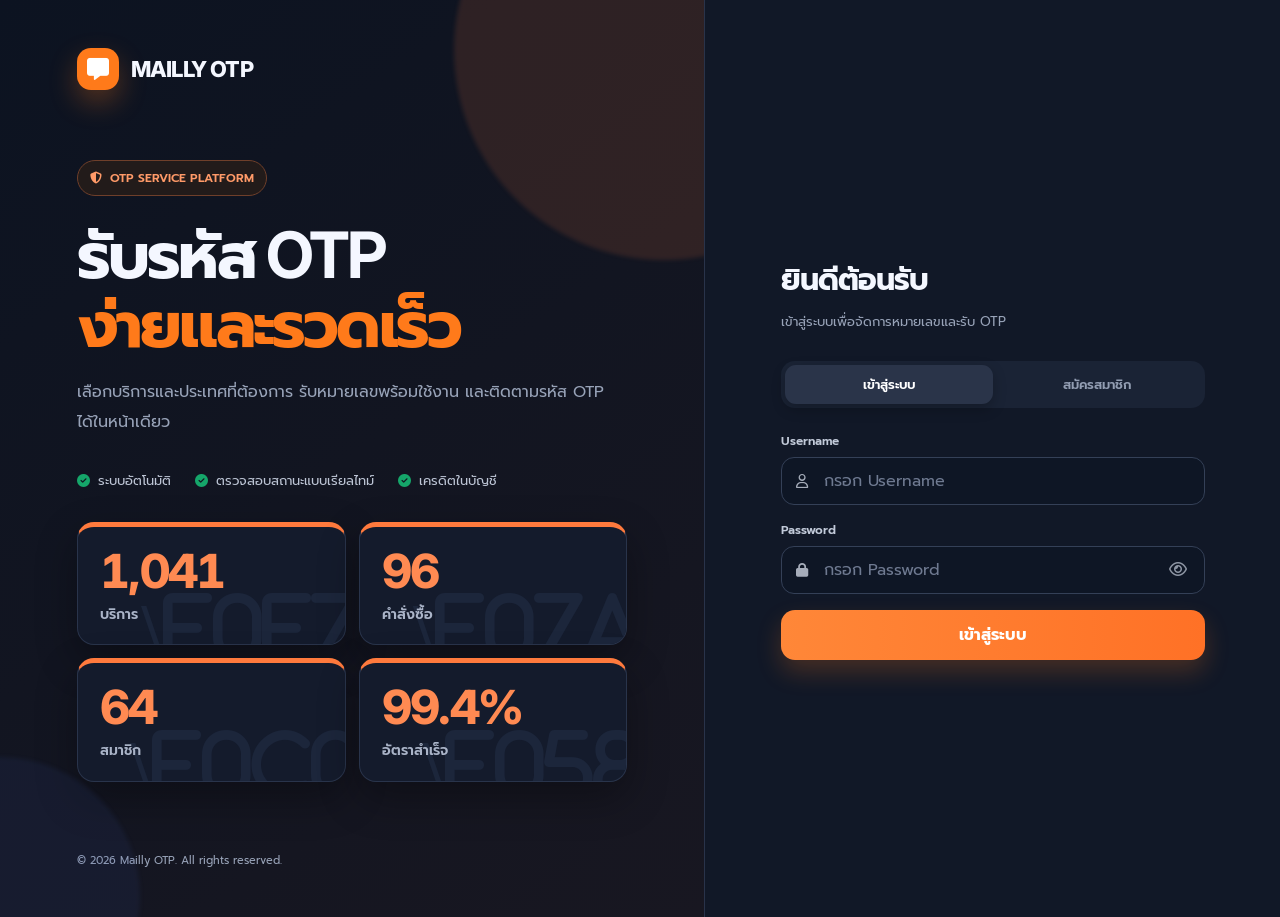
<file: index.html>
<!doctype html>
<html lang="th">
<head>
  <meta charset="utf-8">
  <meta name="viewport" content="width=device-width,initial-scale=1">
  <meta name="theme-color" content="#090e19">
  <title>Mailly OTP — รับรหัส OTP ออนไลน์</title>
  <link rel="preconnect" href="https://fonts.googleapis.com">
  <link rel="preconnect" href="https://fonts.gstatic.com" crossorigin>
  <link href="https://fonts.googleapis.com/css2?family=Inter:wght@400;500;600;700;800&family=Prompt:wght@300;400;500;600;700&display=swap" rel="stylesheet">
  <link rel="stylesheet" href="https://cdnjs.cloudflare.com/ajax/libs/font-awesome/6.5.2/css/all.min.css">
  <style>
    :root{--ink:#172033;--muted:#6f7787;--line:#e8ebf0;--soft:#f6f7f9;--white:#fff;--orange:#ff7a1a;--orange-dark:#e86408;--orange-soft:#fff3e9;--green:#15a66a;--red:#e5484d;--shadow:0 24px 60px rgba(18,27,44,.09)}
    *{box-sizing:border-box}
    html{scroll-behavior:smooth}
    body{margin:0;background:#f8f9fb;color:var(--ink);font-family:Prompt,Inter,sans-serif;-webkit-font-smoothing:antialiased}
    button,input,select{font:inherit}
    button{cursor:pointer}
    .hidden{display:none!important}
    .auth-shell{min-height:100vh;display:grid;grid-template-columns:1.1fr .9fr;background:#fff}
    .brand-panel{position:relative;display:flex;flex-direction:column;justify-content:space-between;padding:48px 6vw;overflow:hidden;background:linear-gradient(145deg,#fff 0%,#fff9f4 100%)}
    .brand-panel:before,.brand-panel:after{content:"";position:absolute;border-radius:50%;filter:blur(2px);pointer-events:none}
    .brand-panel:before{width:420px;height:420px;right:-170px;top:-160px;background:rgba(255,122,26,.1)}
    .brand-panel:after{width:280px;height:280px;left:-140px;bottom:-120px;background:rgba(255,122,26,.07)}
    .logo{position:relative;display:inline-flex;align-items:center;gap:12px;font:800 22px Inter,sans-serif;color:var(--ink);letter-spacing:-.8px}
    .logo-mark{width:42px;height:42px;border-radius:14px;display:grid;place-items:center;background:var(--orange);color:#fff;box-shadow:0 12px 28px rgba(255,122,26,.3)}
    .hero{position:relative;max-width:620px;margin:70px 0}
    .eyebrow{display:inline-flex;align-items:center;gap:8px;padding:8px 12px;border:1px solid #ffd9bc;border-radius:999px;background:#fff;color:var(--orange-dark);font-size:12px;font-weight:600}
    .hero h1{font-size:clamp(38px,5vw,68px);line-height:1.08;letter-spacing:-2.8px;margin:24px 0 20px;font-family:Inter,Prompt,sans-serif}
    .hero h1 span{color:var(--orange)}
    .hero p{max-width:540px;margin:0;color:var(--muted);font-size:16px;line-height:1.85}
    .benefits{display:flex;flex-wrap:wrap;gap:16px 24px;margin-top:34px;color:#4f5869;font-size:13px}
    .benefits span{display:flex;align-items:center;gap:8px}
    .benefits i{color:var(--green)}
    .brand-foot{position:relative;color:#9299a6;font-size:11px}
    .auth-panel{display:grid;place-items:center;padding:32px;border-left:1px solid var(--line)}
    .auth-card{width:min(440px,100%);padding:8px}
    .mobile-logo{display:none;margin-bottom:34px}
    .auth-card h2{margin:0 0 8px;font:700 30px Inter,Prompt,sans-serif;letter-spacing:-1px}
    .subtext{margin:0 0 28px;color:var(--muted);font-size:13px;line-height:1.7}
    .tabs{display:grid;grid-template-columns:1fr 1fr;padding:4px;margin-bottom:24px;background:var(--soft);border-radius:14px}
    .tab{border:0;border-radius:11px;background:transparent;color:var(--muted);padding:10px;font-size:13px;font-weight:600}
    .tab.active{background:#fff;color:var(--ink);box-shadow:0 4px 12px rgba(20,30,45,.08)}
    .field{margin-bottom:16px}
    .field label{display:block;margin-bottom:7px;color:#4c5565;font-size:12px;font-weight:600}
    .input-wrap{position:relative}
    .input-wrap>i{position:absolute;left:15px;top:50%;transform:translateY(-50%);color:#a6adba;font-size:14px}
    .input{width:100%;height:48px;border:1px solid #dfe3e9;border-radius:13px;background:#fff;padding:0 44px 0 42px;color:var(--ink);outline:0;transition:.2s}
    .input:focus{border-color:#ffad70;box-shadow:0 0 0 4px var(--orange-soft)}
    .eye{position:absolute;right:10px;top:50%;transform:translateY(-50%);width:34px;height:34px;border:0;background:transparent;color:#8e96a4}
    .help{color:#949baa;font-size:10px;margin-top:6px}
    .primary{width:100%;height:50px;border:0;border-radius:14px;background:var(--orange);color:#fff;font-weight:700;box-shadow:0 12px 24px rgba(255,122,26,.22);transition:.2s}
    .primary:hover{background:var(--orange-dark);transform:translateY(-1px)}
    .primary:disabled{opacity:.6;cursor:not-allowed;transform:none}
    .alert{display:none;margin:0 0 16px;padding:11px 13px;border-radius:11px;font-size:12px;line-height:1.6}
    .alert.show{display:block}
    .alert.error{color:#b4232c;background:#fff0f0;border:1px solid #ffd5d7}
    .alert.success{color:#087747;background:#edfff7;border:1px solid #c9f3df}
    .legacy-note{margin-top:18px;padding:12px;border-radius:12px;background:#fff8f1;color:#83502b;font-size:11px;line-height:1.7}
    .loading-screen{min-height:100vh;display:grid;place-items:center;background:#fff;text-align:center}
    .loader{width:42px;height:42px;margin:auto;border-radius:50%;border:3px solid #ffe2cc;border-top-color:var(--orange);animation:spin .8s linear infinite}
    @keyframes spin{to{transform:rotate(360deg)}}
    .app{min-height:100vh}
    .topbar{height:74px;background:#fff;border-bottom:1px solid var(--line);display:flex;align-items:center;justify-content:space-between;padding:0 max(24px,calc((100vw - 1180px)/2));position:sticky;top:0;z-index:20}
    .nav-actions{display:flex;align-items:center;gap:10px}
    .balance-chip{height:42px;display:flex;align-items:center;gap:9px;padding:0 15px;border-radius:12px;background:var(--orange-soft);color:#9a4c14;font-size:12px;font-weight:600}
    .balance-chip strong{font:700 15px Inter,sans-serif;color:var(--orange-dark)}
    .user-menu{position:relative}
    .user-button{height:42px;display:flex;align-items:center;gap:10px;padding:0 12px;border:1px solid var(--line);border-radius:12px;background:#fff;color:var(--ink)}
    .avatar{width:27px;height:27px;border-radius:9px;background:#edf0f4;display:grid;place-items:center;color:#667085;font-size:11px;font-weight:700}
    .logout{height:42px;width:42px;border:1px solid var(--line);border-radius:12px;background:#fff;color:#7d8594}
    .main{width:min(1180px,calc(100% - 36px));margin:34px auto 70px}
    .welcome{display:flex;justify-content:space-between;align-items:end;gap:20px;margin-bottom:28px}
    .welcome h1{margin:0 0 5px;font:700 27px Inter,Prompt,sans-serif;letter-spacing:-.8px}
    .welcome p{margin:0;color:var(--muted);font-size:13px}
    .status-pill{display:flex;align-items:center;gap:8px;color:#47705f;font-size:11px}
    .dot{width:8px;height:8px;border-radius:50%;background:#29bd7d;box-shadow:0 0 0 5px #e7f9f1}
    .grid{display:grid;grid-template-columns:minmax(0,1.35fr) minmax(320px,.65fr);gap:22px;align-items:start}
    .card{background:#fff;border:1px solid var(--line);border-radius:20px;box-shadow:0 8px 28px rgba(25,34,49,.04)}
    .card-head{padding:22px 24px 17px;border-bottom:1px solid var(--line)}
    .card-head h2{display:flex;align-items:center;gap:10px;margin:0 0 5px;font-size:16px}
    .icon-box{width:34px;height:34px;border-radius:11px;display:grid;place-items:center;background:var(--orange-soft);color:var(--orange)}
    .card-head p{margin:0 0 0 44px;color:var(--muted);font-size:11px}
    .card-body{padding:24px}
    .select{width:100%;height:50px;padding:0 14px;border:1px solid #dfe3e9;border-radius:13px;background:#fff;color:var(--ink);outline:0}
    .select:focus{border-color:#ffad70;box-shadow:0 0 0 4px var(--orange-soft)}
    .form-grid{display:grid;grid-template-columns:1fr 1fr;gap:15px}
    .quote{display:flex;align-items:center;justify-content:space-between;margin-top:18px;padding:17px;border-radius:15px;background:var(--soft)}
    .quote span{color:var(--muted);font-size:12px}
    .quote strong{font:800 23px Inter,sans-serif}
    .buy{margin-top:14px}
    .mini-links{display:grid;grid-template-columns:1fr 1fr;gap:10px}
    .mini-link{min-height:85px;padding:15px;border:1px solid var(--line);border-radius:15px;background:#fff;text-decoration:none;color:var(--ink);transition:.2s}
    .mini-link:hover{border-color:#ffc99f;transform:translateY(-2px)}
    .mini-link i{color:var(--orange);margin-bottom:10px}
    .mini-link strong{display:block;font-size:12px}
    .mini-link span{color:var(--muted);font-size:10px}
    .orders-card{grid-column:1/-1}
    .orders-head{display:flex;align-items:center;justify-content:space-between}
    .refresh{border:0;background:transparent;color:var(--muted);font-size:12px}
    .orders{display:grid;gap:11px}
    .order{display:grid;grid-template-columns:1.1fr 1fr 1fr .7fr auto;gap:12px;align-items:center;padding:15px 17px;border:1px solid var(--line);border-radius:15px}
    .order-title strong{display:block;font-size:13px}
    .order-title span,.order-meta span{display:block;color:var(--muted);font-size:10px;margin-top:3px}
    .phone{font:600 13px Inter,sans-serif}
    .otp{font:800 17px Inter,sans-serif;color:var(--green);letter-spacing:1px}
    .badge{display:inline-flex;padding:6px 9px;border-radius:999px;font-size:10px;font-weight:600}
    .badge.pending,.badge.waiting,.badge.processing,.badge.resend,.badge.retry,.badge.active{background:#fff5e9;color:#a65a1f}
    .badge.completed{background:#ebfbf4;color:#087747}
    .badge.refunded,.badge.expired,.badge.cancelled{background:#f2f3f5;color:#707887}
    .order-actions{display:flex;gap:7px}
    .small-btn{border:1px solid var(--line);border-radius:9px;background:#fff;color:#5e6675;padding:7px 9px;font-size:10px}
    .small-btn.danger{color:var(--red)}
    .empty{text-align:center;padding:40px;color:var(--muted);font-size:12px}
    .toast{position:fixed;right:22px;bottom:22px;z-index:50;max-width:340px;padding:13px 16px;border-radius:13px;background:#172033;color:#fff;font-size:12px;box-shadow:var(--shadow);opacity:0;transform:translateY(12px);pointer-events:none;transition:.25s}
    .toast.show{opacity:1;transform:none}
    @media(max-width:880px){.auth-shell{grid-template-columns:1fr}.brand-panel{display:none}.auth-panel{border:0;padding:28px 22px}.mobile-logo{display:flex}.grid{grid-template-columns:1fr}.orders-card{grid-column:auto}.welcome{align-items:start;flex-direction:column}.topbar{padding:0 18px}.user-button span{display:none}.order{grid-template-columns:1fr 1fr}.order-actions{grid-column:1/-1}.form-grid{grid-template-columns:1fr}}
    @media(max-width:520px){.balance-chip span{display:none}.main{width:min(100% - 24px,1180px);margin-top:22px}.card-head,.card-body{padding-left:17px;padding-right:17px}.order{grid-template-columns:1fr}.order-actions{grid-column:auto}.mini-links{grid-template-columns:1fr}}
  </style>
  <link rel="stylesheet" href="theme.css">
</head>
<body>
  <section id="loadingScreen" class="loading-screen">
    <div><div class="loader"></div><p class="subtext" style="margin-top:16px">กำลังตรวจสอบบัญชี...</p></div>
  </section>

  <section id="authScreen" class="auth-shell hidden">
    <aside class="brand-panel">
      <div class="logo"><span class="logo-mark"><i class="fa-solid fa-message"></i></span> MAILLY OTP</div>
      <div class="hero">
        <div class="eyebrow"><i class="fa-solid fa-shield-halved"></i> OTP SERVICE PLATFORM</div>
        <h1>รับรหัส OTP<br><span>ง่ายและรวดเร็ว</span></h1>
        <p>เลือกบริการและประเทศที่ต้องการ รับหมายเลขพร้อมใช้งาน และติดตามรหัส OTP ได้ในหน้าเดียว</p>
        <div class="benefits">
          <span><i class="fa-solid fa-circle-check"></i> ระบบอัตโนมัติ</span>
          <span><i class="fa-solid fa-circle-check"></i> ตรวจสอบสถานะแบบเรียลไทม์</span>
          <span><i class="fa-solid fa-circle-check"></i> เครดิตในบัญชี</span>
        </div>
        <section class="login-stats" aria-label="สถิติของ Mailly OTP">
          <article class="login-stat service-stat"><span class="login-stat-icon"><i class="fa-solid fa-bolt"></i></span><strong id="loginServiceCount">1,041</strong><span>บริการ</span></article>
          <article class="login-stat order-stat"><span class="login-stat-icon"><i class="fa-solid fa-cart-shopping"></i></span><strong id="loginOrderCount">96</strong><span>คำสั่งซื้อ</span></article>
          <article class="login-stat member-stat"><span class="login-stat-icon"><i class="fa-solid fa-users"></i></span><strong id="loginMemberCount">64</strong><span>สมาชิก</span></article>
          <article class="login-stat rate-stat"><span class="login-stat-icon"><i class="fa-solid fa-circle-check"></i></span><strong id="loginSuccessRate">99.4%</strong><span>อัตราสำเร็จ</span></article>
        </section>
      </div>
      <div class="brand-foot">© 2026 Mailly OTP. All rights reserved.</div>
    </aside>

    <main class="auth-panel">
      <div class="auth-card">
        <div class="logo mobile-logo"><span class="logo-mark"><i class="fa-solid fa-message"></i></span> MAILLY OTP</div>
        <h2 id="authTitle">ยินดีต้อนรับ</h2>
        <p id="authSubtitle" class="subtext">เข้าสู่ระบบเพื่อจัดการหมายเลขและรับ OTP</p>
        <div class="tabs">
          <button class="tab active" data-tab="login">เข้าสู่ระบบ</button>
          <button class="tab" data-tab="register">สมัครสมาชิก</button>
        </div>
        <div id="authAlert" class="alert"></div>

        <form id="loginForm">
          <div class="field"><label for="loginUsername">Username</label><div class="input-wrap"><i class="fa-regular fa-user"></i><input id="loginUsername" class="input" autocomplete="username" required placeholder="กรอก Username"></div></div>
          <div class="field"><label for="loginPassword">Password</label><div class="input-wrap"><i class="fa-solid fa-lock"></i><input id="loginPassword" class="input" type="password" autocomplete="current-password" required placeholder="กรอก Password"><button class="eye" type="button" data-toggle="loginPassword"><i class="fa-regular fa-eye"></i></button></div></div>
          <button id="loginButton" class="primary" type="submit">เข้าสู่ระบบ</button>
        </form>

        <form id="registerForm" class="hidden">
          <div class="field"><label for="registerUsername">Username</label><div class="input-wrap"><i class="fa-regular fa-user"></i><input id="registerUsername" class="input" autocomplete="username" required minlength="3" maxlength="24" placeholder="ตั้ง Username"></div><div class="help">สมาชิกเดิมให้ใช้ Username เดิมเพื่อตั้งรหัสผ่านครั้งแรก</div></div>
          <div class="field"><label for="registerEmail">Email</label><div class="input-wrap"><i class="fa-regular fa-envelope"></i><input id="registerEmail" class="input" type="email" autocomplete="email" required placeholder="name@example.com"></div></div>
          <div class="field"><label for="registerPassword">Password</label><div class="input-wrap"><i class="fa-solid fa-lock"></i><input id="registerPassword" class="input" type="password" autocomplete="new-password" required minlength="8" placeholder="อย่างน้อย 8 ตัว มีตัวอักษรและตัวเลข"><button class="eye" type="button" data-toggle="registerPassword"><i class="fa-regular fa-eye"></i></button></div></div>
          <div class="field"><label for="confirmPassword">ยืนยัน Password</label><div class="input-wrap"><i class="fa-solid fa-lock"></i><input id="confirmPassword" class="input" type="password" autocomplete="new-password" required placeholder="กรอก Password อีกครั้ง"></div></div>
          <button id="registerButton" class="primary" type="submit">สร้างบัญชี</button>
          <div class="legacy-note"><i class="fa-solid fa-circle-info"></i> หากเป็นสมาชิกเดิม ระบบจะผูก Password ใหม่กับ Username เดิมและรักษายอดเครดิตไว้</div>
        </form>
      </div>
    </main>
  </section>

  <section id="appScreen" class="app hidden">
    <header class="topbar">
      <div class="logo"><span class="logo-mark"><i class="fa-solid fa-message"></i></span> MAILLY OTP</div>
      <nav class="desktop-nav" aria-label="เมนูหลัก">
        <a class="active" href="index.html">รับ OTP</a>
        <a href="page2.html">เติมเครดิต</a>
        <a href="shop.html">ร้านค้า</a>
        <a href="youtube.html">YouTube</a>
      </nav>
      <div class="nav-actions">
        <div class="balance-chip"><i class="fa-solid fa-wallet"></i><span>เครดิต</span><strong id="balance">0.00 ฿</strong></div>
        <div class="user-menu"><button class="user-button"><span id="avatar" class="avatar">M</span><span id="navUsername">สมาชิก</span></button></div>
        <button id="logoutButton" class="logout" title="ออกจากระบบ"><i class="fa-solid fa-arrow-right-from-bracket"></i></button>
      </div>
    </header>

    <section class="recent-sales-bar" aria-label="รายการสั่งซื้อล่าสุด" aria-live="polite">
      <div class="recent-sales-inner">
        <div class="recent-sales-title"><span class="recent-sales-flame"><i class="fa-solid fa-fire-flame-curved"></i></span><span>รายการสั่งซื้อล่าสุด</span><span class="recent-sales-live"><i></i> LIVE</span></div>
        <div id="recentSalesViewport" class="recent-sales-viewport">
          <div id="recentSalesTrack" class="recent-sales-track"><span class="recent-sales-loading"><i class="fa-solid fa-circle-notch fa-spin"></i> กำลังโหลดรายการล่าสุด...</span></div>
        </div>
      </div>
    </section>

    <nav class="quick-menu mobile-app-nav" aria-label="เมนูหลักบนมือถือ">
      <div class="quick-menu-inner mobile-app-nav-inner">
        <a class="quick-menu-item mobile-app-nav-item active" href="index.html" aria-current="page"><span class="quick-menu-icon mobile-app-nav-icon"><i class="fa-solid fa-mobile-screen-button"></i></span><span>ซื้อเบอร์</span></a>
        <a class="quick-menu-item mobile-app-nav-item" href="page2.html"><span class="quick-menu-icon mobile-app-nav-icon"><i class="fa-solid fa-wallet"></i></span><span>เติมเงิน</span></a>
        <a class="quick-menu-item mobile-app-nav-item" href="shop.html"><span class="quick-menu-icon mobile-app-nav-icon"><i class="fa-solid fa-bag-shopping"></i></span><span>ร้านค้า</span></a>
        <a class="quick-menu-item mobile-app-nav-item" href="youtube.html"><span class="quick-menu-icon mobile-app-nav-icon"><i class="fa-brands fa-youtube"></i></span><span>YouTube</span></a>
        <button class="quick-menu-item mobile-app-nav-item" type="button" id="copyUserButton"><span class="quick-menu-icon mobile-app-nav-icon"><i class="fa-regular fa-user"></i></span><span>บัญชี</span><small id="miniUsername">—</small></button>
      </div>
    </nav>

    <main class="main">
      <aside class="otp-business-banner" aria-label="บริการสร้างเว็บขาย OTP">
        <div class="otp-business-banner-copy">
          <span class="otp-business-banner-icon"><i class="fa-solid fa-store"></i></span>
          <strong>คุณอยากมีเว็บขาย OTP เป็นของตัวเองใช่ไหม?</strong>
        </div>
        <button class="otp-package-open" type="button" id="openPackageModal">
          ดูแพ็กเกจ <i class="fa-solid fa-arrow-right"></i>
        </button>
      </aside>

      <div class="otp-package-overlay" id="packageModal" role="dialog" aria-modal="true" aria-labelledby="packageModalTitle" aria-hidden="true">
        <section class="otp-package-dialog">
          <button class="otp-package-close" type="button" id="closePackageModal" aria-label="ปิดหน้าต่างแพ็กเกจ"><i class="fa-solid fa-xmark"></i></button>
          <div class="otp-package-heading">
            <span class="otp-package-kicker">MAILLY OTP WEBSITE</span>
            <h2 id="packageModalTitle">เลือกแพ็กเกจเว็บไซต์ของคุณ</h2>
            <p>เริ่มต้นธุรกิจออนไลน์ด้วยระบบร้านค้าสำเร็จรูป เลือกแพ็กเกจที่เหมาะกับคุณได้เลย</p>
          </div>
          <div class="otp-package-grid">
            <article class="otp-package-card">
              <span class="otp-package-number">01</span>
              <div class="otp-package-card-icon"><i class="fa-solid fa-seedling"></i></div>
              <h3>Starter</h3>
              <p class="otp-package-name-th">แพ็กเกจเริ่มต้น</p>
              <div class="otp-package-price"><strong>149</strong><span>บาท / เดือน</span></div>
              <p class="otp-package-for">เหมาะสำหรับคนงบน้อยที่อยากทดลองเปิดเว็บขายแอปพรีเมียมหรือ OTP</p>
              <ul class="otp-package-features">
                <li><i class="fa-solid fa-check"></i><span>เลือกเปิดเว็บขายแอปพรีเมียม หรือเว็บขาย OTP ได้</span></li>
                <li><i class="fa-solid fa-check"></i><span>ระบบร้านค้าสำเร็จรูป พร้อมเติมเงินอัตโนมัติผ่าน QR Code</span></li>
                <li><i class="fa-solid fa-check"></i><span>ใช้ Subdomain ของระบบ เช่น <b>yourshop.maillyotp.com</b></span></li>
                <li><i class="fa-solid fa-plus"></i><span>เพิ่มโดเมนส่วนตัว .com / .net เพียง 50 บาทต่อเดือน</span></li>
              </ul>
            </article>
            <article class="otp-package-card is-featured">
              <span class="otp-package-recommended">ยอดนิยม</span>
              <span class="otp-package-number">02</span>
              <div class="otp-package-card-icon"><i class="fa-solid fa-store"></i></div>
              <h3>Business</h3>
              <p class="otp-package-name-th">แพ็กเกจธุรกิจ</p>
              <div class="otp-package-price"><strong>399</strong><span>บาท / เดือน</span></div>
              <div class="otp-package-gift"><i class="fa-solid fa-gift"></i><span>ฟรีโดเมน .com / .net นาน 1 ปี</span></div>
              <p class="otp-package-for">เหมาะสำหรับร้านค้าจริงจังที่ต้องการภาพลักษณ์มืออาชีพด้วยโดเมนส่วนตัว</p>
              <ul class="otp-package-features">
                <li><i class="fa-solid fa-check"></i><span>รองรับระบบขายแอปพรีเมียม และระบบดึง OTP เชื่อม API ครบชุด</span></li>
                <li><i class="fa-solid fa-check"></i><span>Admin Dashboard จัดการสต็อกสินค้าและยอดเงินได้เอง</span></li>
                <li><i class="fa-solid fa-check"></i><span>ตั้งราคาขายและกำไรได้อย่างอิสระ</span></li>
                <li><i class="fa-solid fa-check"></i><span>โดเมนส่วนตัวพร้อมใช้งาน โดยไม่ต้องจ่ายเพิ่ม 50 บาทต่อเดือน</span></li>
              </ul>
            </article>
            <article class="otp-package-card">
              <span class="otp-package-number">03</span>
              <div class="otp-package-card-icon"><i class="fa-solid fa-crown"></i></div>
              <h3>Professional</h3>
              <p class="otp-package-name-th">แพ็กเกจมืออาชีพ</p>
              <div class="otp-package-price"><strong>790–990</strong><span>บาท / เดือน</span></div>
              <div class="otp-package-gift"><i class="fa-solid fa-gift"></i><span>ฟรีโดเมน .com / .net นาน 1 ปี</span></div>
              <p class="otp-package-for">เหมาะสำหรับธุรกิจขนาดใหญ่ที่ต้องการฟังก์ชันขั้นสูงและการแจ้งเตือนอัตโนมัติ</p>
              <ul class="otp-package-features">
                <li><i class="fa-solid fa-check"></i><span>รวมทุกฟีเจอร์ในแพ็กเกจ Business</span></li>
                <li><i class="fa-solid fa-check"></i><span>ส่งข้อมูลแอปพรีเมียมอัตโนมัติหลังชำระเงิน</span></li>
                <li><i class="fa-solid fa-check"></i><span>แจ้งเตือนผ่าน Telegram / Line Notify เมื่อมีออเดอร์หรือยอดเติมเงิน</span></li>
                <li><i class="fa-solid fa-check"></i><span>รองรับหลายแอดมิน พร้อมซัพพอร์ตแบบ VIP</span></li>
              </ul>
            </article>
          </div>
          <p class="otp-package-footnote">ราคาแพ็กเกจ Professional ขึ้นอยู่กับฟังก์ชันและรูปแบบระบบที่เลือกใช้</p>
        </section>
      </div>

      <div class="welcome">
        <div><h1>สวัสดี, <span id="welcomeUsername">สมาชิก</span></h1><p>เลือกบริการที่ต้องการและรับหมายเลข OTP ได้ทันที</p></div>
        <div class="status-pill"><span class="dot"></span> ระบบพร้อมให้บริการ</div>
      </div>

      <section id="activeOrdersPanel" class="active-orders-panel hidden" aria-live="polite">
        <div class="active-orders-heading">
          <div><p class="section-kicker"><i class="fa-solid fa-hourglass-half"></i> LIVE ACTIVATIONS</p><h2>รายการที่กำลังรอ OTP <span id="activeOrderCount" class="active-count">0</span></h2><p>หมายเลขที่กำลังใช้งานจะแสดงอยู่ตรงนี้จนกว่าจะได้รับรหัส</p></div>
          <button id="refreshActiveOrders" class="active-refresh" type="button"><i class="fa-solid fa-rotate"></i> รีเฟรช</button>
        </div>
        <div id="activeOrders" class="active-orders"></div>
      </section>

      <div class="purchase-layout">
        <article class="card picker-card">
          <div class="card-head picker-heading"><div><p class="section-kicker">STEP 01</p><h2><span class="icon-box"><i class="fa-solid fa-shapes"></i></span> เลือกบริการ</h2><p>เลือกแอปหรือบริการที่ต้องการรับ OTP</p></div><span id="serviceCount" class="item-count">กำลังโหลด</span></div>
          <div class="card-body">
            <label class="card-search" for="serviceSearch"><i class="fa-solid fa-magnifying-glass"></i><input id="serviceSearch" type="search" placeholder="ค้นหาบริการ เช่น Google, Telegram, TikTok"></label>
            <div id="serviceGrid" class="choice-grid" aria-live="polite"><div class="choice-empty"><i class="fa-solid fa-circle-notch fa-spin"></i> กำลังเตรียมบริการ...</div></div>
          </div>
        </article>

        <article class="card picker-card">
          <div class="card-head picker-heading"><div><p class="section-kicker">STEP 02</p><h2><span class="icon-box"><i class="fa-solid fa-earth-asia"></i></span> เลือกประเทศ</h2><p id="countryHint">เลือกบริการก่อนเพื่อดูประเทศที่รองรับ</p></div><span id="countryCount" class="item-count">—</span></div>
          <div class="card-body">
            <label class="card-search" for="countrySearch"><i class="fa-solid fa-magnifying-glass"></i><input id="countrySearch" type="search" placeholder="ค้นหาประเทศ เช่น ไทย, USA, Vietnam" disabled></label>
            <div id="countryGrid" class="choice-grid country-grid" aria-live="polite"><div class="choice-empty"><i class="fa-solid fa-circle-notch fa-spin"></i> กำลังเตรียมประเทศ...</div></div>
          </div>
        </article>

        <select id="serviceSelect" class="selection-native" aria-hidden="true" tabindex="-1"><option value="">กำลังโหลดบริการ...</option></select>
        <select id="countrySelect" class="selection-native" aria-hidden="true" tabindex="-1" disabled><option value="">เลือกบริการก่อน</option></select>

        <article class="card provider-card">
          <div class="card-head picker-heading"><div><p class="section-kicker">STEP 03</p><h2><span class="icon-box"><i class="fa-solid fa-layer-group"></i></span> เลือกตัวเลือก</h2><p id="providerHint">เลือกบริการและประเทศก่อนเพื่อดูราคาและจำนวนเบอร์</p></div><span id="providerCount" class="item-count">—</span></div>
          <div class="card-body"><div id="providerGrid" class="provider-grid" aria-live="polite"><div class="choice-empty"><i class="fa-solid fa-arrow-left"></i> เลือกบริการและประเทศก่อน</div></div></div>
        </article>

        <article class="card orders-card">
          <div class="card-head orders-head"><div><h2><span class="icon-box"><i class="fa-solid fa-clock-rotate-left"></i></span> รายการของฉัน</h2><p>ตรวจสอบหมายเลข สถานะ และรหัส OTP</p></div><button id="refreshOrders" class="refresh"><i class="fa-solid fa-rotate"></i> รีเฟรช</button></div>
          <div class="card-body"><div id="orders" class="orders"><div class="empty">กำลังโหลดรายการ...</div></div></div>
        </article>
      </div>
    </main>
    <footer class="mailly-site-footer">
      <p>© 2026 <strong>MAILLY OTP</strong>. All rights reserved.</p>
      <span>บริการรับ SMS OTP ผ่านเบอร์ออนไลน์ · ปลอดภัย · เชื่อถือได้</span>
    </footer>
  </section>

  <div id="toast" class="toast"></div>
  <div id="purchaseModal" class="purchase-modal hidden" role="dialog" aria-modal="true" aria-labelledby="confirmTitle">
    <div class="modal-backdrop" data-close-modal></div>
    <div class="confirm-card">
      <button class="modal-close" type="button" data-close-modal aria-label="ปิด"><i class="fa-solid fa-xmark"></i></button>
      <div class="confirm-icon"><i class="fa-solid fa-circle-check"></i></div>
      <p class="section-kicker">READY TO PURCHASE</p><h2 id="confirmTitle">ยืนยันการสั่งซื้อ</h2><p class="confirm-subtitle">ตรวจสอบรายละเอียดและยอดเครดิตก่อนดำเนินการ</p>
      <div class="confirm-details"><div><span>บริการ</span><strong id="confirmService">—</strong></div><div><span>ประเทศ</span><strong id="confirmCountry">—</strong></div><div class="confirm-total"><span>ยอดที่ต้องชำระ</span><strong><span id="confirmPrice">—</span> ฿</strong></div></div>
      <div id="purchaseAlert" class="alert" role="alert" aria-live="polite"></div>
      <div class="confirm-actions"><button id="modalCancel" class="secondary-button" type="button" data-close-modal>กลับไปแก้ไข</button><button id="confirmBuyButton" class="primary" type="button"><i class="fa-solid fa-bolt"></i> ยืนยันและซื้อเบอร์</button></div>
    </div>
  </div>
  <div id="cancelModal" class="purchase-modal hidden" role="dialog" aria-modal="true" aria-labelledby="cancelTitle">
    <div class="modal-backdrop" data-close-cancel-modal></div>
    <div class="confirm-card cancel-confirm-card">
      <button class="modal-close" type="button" data-close-cancel-modal aria-label="ปิด"><i class="fa-solid fa-xmark"></i></button>
      <div class="confirm-icon cancel-icon"><i class="fa-solid fa-triangle-exclamation"></i></div>
      <p class="section-kicker">CANCEL ORDER</p><h2 id="cancelTitle">ยืนยันการยกเลิก</h2><p class="confirm-subtitle">ระบบจะตรวจสอบสถานะล่าสุดก่อนส่งคำขอยกเลิกและคืนเครดิต</p>
      <div class="confirm-details"><div><span>บริการ</span><strong id="cancelService">—</strong></div><div><span>หมายเลข</span><strong id="cancelPhone">—</strong></div><div class="confirm-total"><span>เครดิตที่จะคืน</span><strong><span id="cancelPrice">—</span> ฿</strong></div></div>
      <div id="cancelAlert" class="alert" role="alert" aria-live="polite"></div>
      <div class="confirm-actions"><button class="secondary-button" type="button" data-close-cancel-modal>เก็บรายการไว้</button><button id="confirmCancelButton" class="primary danger-primary" type="button"><i class="fa-solid fa-xmark"></i> ยืนยันยกเลิก</button></div>
    </div>
  </div>

  <script>
    const API_URL = "https://script.google.com/macros/s/AKfycbwWhT8Zd2RNrpvSg09y17_e-KIPttPRk4zq2KX4nsQbSoaDECCHBro3uHS7fFT6WJDX/exec";
    const STORAGE_TOKEN = "mailly_session_token";
    let sessionToken = localStorage.getItem(STORAGE_TOKEN) || "";
    let currentUser = null;
    let currentQuote = null;
    let orderPoller = null;
    let recentSalesPoller = null;
    let services = [];
    let countries = [];
    let providerOptions = [];
    let selectedProviderId = "";
    let showAllServices = false;
    let showAllCountries = false;
    let providerRequestId = 0;
    let orderToCancel = null;
    let ordersLoading = false;
    let recentSalesLoading = false;
    let servicesLoadPromise = null;
    let serviceRequestId = 0;
    let pendingServiceShortcut = "";
    let pendingCountryShortcut = "";
    const localCachePrefix = "mailly_fast_cache_v3_";

    const $ = id => document.getElementById(id);
    async function api(action, payload = {}) {
      const controller = new AbortController();
      const timeout = setTimeout(() => controller.abort(), 20000);
      let response;
      try {
        response = await fetch(API_URL, { method: "POST", body: JSON.stringify({ action, payload: { ...payload, token: sessionToken } }), signal: controller.signal });
      } finally { clearTimeout(timeout); }
      const data = await response.json();
      if (!data.success && /Session|เข้าสู่ระบบใหม่/.test(data.message || "")) logout(false);
      return data;
    }
    function getCached(key, maxAge) {
      try {
        const value = JSON.parse(localStorage.getItem(localCachePrefix + key) || "null");
        return value && Date.now() - value.savedAt < maxAge ? value.data : null;
      } catch (_) { return null; }
    }
    function setCached(key, data) {
      try { localStorage.setItem(localCachePrefix + key, JSON.stringify({ savedAt: Date.now(), data })); } catch (_) {}
    }
    function show(id) { $(id).classList.remove("hidden"); }
    function hide(id) { $(id).classList.add("hidden"); }
    function setBusy(button, busy, text) {
      if (!button.dataset.text) button.dataset.text = button.innerHTML;
      button.disabled = busy;
      button.innerHTML = busy ? `<i class="fa-solid fa-circle-notch fa-spin"></i> ${text}` : button.dataset.text;
    }
    function alertBox(id, message, type = "error") {
      const box = $(id);
      if (!box) return;
      box.textContent = message || "";
      box.className = `alert ${message ? "show" : ""} ${type}`;
    }
    function toast(message) {
      const el = $("toast"); el.textContent = message; el.classList.add("show");
      clearTimeout(el._timer); el._timer = setTimeout(() => el.classList.remove("show"), 2800);
    }
    function friendlyRouteMessage(message) {
      const value = String(message || "");
      if (/service\s+not\s+found|service.*inactive/i.test(value)) return "บริการนี้ยังไม่พร้อมใช้งาน กรุณาเลือกบริการอื่น";
      if (/country\s+not\s+found|country.*inactive|not available.*country/i.test(value)) return "ประเทศนี้ยังไม่พร้อมใช้งานสำหรับบริการที่เลือก";
      return value || "ไม่สามารถโหลดตัวเลือกได้ กรุณาลองใหม่อีกครั้ง";
    }
    function formatStat(value, suffix = "") {
      return value === null || value === undefined ? "—" : `${Number(value).toLocaleString("th-TH")}${suffix}`;
    }
    async function loadLoginStats() {
      try {
        const result = await api("getLoginStats");
        if (!result.success) throw new Error();
        $("loginServiceCount").textContent = formatStat(result.services);
        $("loginOrderCount").textContent = formatStat(result.totalOrders);
        $("loginMemberCount").textContent = formatStat(result.activeMembers);
        $("loginSuccessRate").textContent = formatStat(result.successRate30d, result.successRate30d === null ? "" : "%");
      } catch (_) {
        // Keep neutral placeholders if real statistics are temporarily unavailable.
      }
    }
    function escapeHtml(value) {
      return String(value ?? "").replace(/[&<>"']/g, char => ({ "&":"&amp;","<":"&lt;",">":"&gt;",'"':"&quot;","'":"&#039;" }[char]));
    }

    document.querySelectorAll(".tab").forEach(tab => tab.addEventListener("click", () => switchAuth(tab.dataset.tab)));
    document.querySelectorAll("[data-toggle]").forEach(button => button.addEventListener("click", () => {
      const input = $(button.dataset.toggle); input.type = input.type === "password" ? "text" : "password";
      button.querySelector("i").className = input.type === "password" ? "fa-regular fa-eye" : "fa-regular fa-eye-slash";
    }));

    function switchAuth(mode) {
      document.querySelectorAll(".tab").forEach(t => t.classList.toggle("active", t.dataset.tab === mode));
      $("loginForm").classList.toggle("hidden", mode !== "login");
      $("registerForm").classList.toggle("hidden", mode !== "register");
      $("authTitle").textContent = mode === "login" ? "ยินดีต้อนรับ" : "สร้างบัญชีสมาชิก";
      $("authSubtitle").textContent = mode === "login" ? "เข้าสู่ระบบเพื่อจัดการหมายเลขและรับ OTP" : "สมัครใหม่ หรือใช้ Username เดิมเพื่อตั้ง Password ครั้งแรก";
      alertBox("authAlert", "");
    }

    $("loginForm").addEventListener("submit", async event => {
      event.preventDefault(); alertBox("authAlert", "");
      const button = $("loginButton"); setBusy(button, true, "กำลังเข้าสู่ระบบ...");
      try {
        const result = await api("loginUser", { username: $("loginUsername").value.trim(), password: $("loginPassword").value });
        if (!result.success) {
          if (result.needsPasswordSetup) { $("registerUsername").value = $("loginUsername").value.trim(); switchAuth("register"); }
          throw new Error(result.message || "เข้าสู่ระบบไม่สำเร็จ");
        }
        acceptSession(result);
      } catch (error) { alertBox("authAlert", error.message); }
      finally { setBusy(button, false); }
    });

    $("registerForm").addEventListener("submit", async event => {
      event.preventDefault(); alertBox("authAlert", "");
      const button = $("registerButton"); setBusy(button, true, "กำลังสร้างบัญชี...");
      try {
        const result = await api("registerUser", {
          username: $("registerUsername").value.trim(),
          email: $("registerEmail").value.trim(),
          password: $("registerPassword").value,
          confirmPassword: $("confirmPassword").value
        });
        if (!result.success) throw new Error(result.message || "สมัครสมาชิกไม่สำเร็จ");
        acceptSession(result); toast("สมัครสมาชิกเรียบร้อย");
      } catch (error) { alertBox("authAlert", error.message); }
      finally { setBusy(button, false); }
    });

    function acceptSession(result) {
      sessionToken = result.token; localStorage.setItem(STORAGE_TOKEN, sessionToken);
      currentUser = result.user; localStorage.setItem("username", currentUser.username); localStorage.setItem("mailly_remembered_user", currentUser.username);
      renderApp();
    }

    function renderApp() {
      hide("loadingScreen"); hide("authScreen"); show("appScreen");
      $("navUsername").textContent = currentUser.username;
      $("welcomeUsername").textContent = currentUser.username;
      $("miniUsername").textContent = currentUser.username;
      $("avatar").textContent = currentUser.username.charAt(0).toUpperCase();
      $("balance").textContent = Number(currentUser.balance || 0).toFixed(2) + " ฿";
      loadServices(); loadOrders(); loadRecentSales();
      clearInterval(orderPoller); orderPoller = setInterval(loadOrders, 10000);
      clearInterval(recentSalesPoller); recentSalesPoller = setInterval(loadRecentSales, 30000);
    }

    function showAuth() {
      hide("loadingScreen"); hide("appScreen"); show("authScreen"); switchAuth("login");
    }

    async function logout(callApi = true) {
      if (callApi && sessionToken) { try { await api("logoutUser"); } catch (_) {} }
      sessionToken = ""; currentUser = null; localStorage.removeItem(STORAGE_TOKEN);
      clearInterval(orderPoller); clearInterval(recentSalesPoller); showAuth();
    }
    $("logoutButton").addEventListener("click", () => logout(true));

    function loadServices() {
      if (servicesLoadPromise) return servicesLoadPromise;
      const select = $("serviceSelect");
      servicesLoadPromise = (async () => {
        try {
        const cached = getCached("services", 10 * 60 * 1000);
        const data = cached || await api("getServices");
        if (data && data.success === false) throw new Error(data.message || "โหลดบริการไม่สำเร็จ");
        if (!cached) setCached("services", data);
        const rawServices = (Array.isArray(data) ? data : Object.values(data || {}).filter(x => x && typeof x === "object"))
          .filter(x => x.ID && x.name);
        services = rankByPopular(rawServices, item => item.name, popularServices);
        select.innerHTML = `<option value="">เลือกบริการ</option>` + services.map(x => `<option value="${escapeHtml(x.ID)}">${escapeHtml(x.name)}</option>`).join("");
        $("serviceCount").textContent = `${services.length.toLocaleString("th-TH")} บริการ`;
        renderServiceCards();
        applyPendingServiceShortcut();
      } catch (_) {
        select.innerHTML = `<option value="">โหลดบริการไม่สำเร็จ</option>`;
        $("serviceGrid").innerHTML = `<div class="choice-empty">ไม่สามารถโหลดบริการได้</div>`;
      } finally { servicesLoadPromise = null; }
      })();
      return servicesLoadPromise;
    }

    function normalized(value) { return String(value || "").toLowerCase().trim(); }
    // Priority only affects the first screen; every live API item remains searchable and available.
    const popularServices = ["lazada","line","shopee","tiktok","google","gmail","telegram","whatsapp","instagram","facebook","discord","twitter","x","amazon","netflix","microsoft","uber","apple","openai","chatgpt","grab","ais"];
    const popularCountries = ["thailand","thai","ukraine","china","philippines","myanmar","indonesia","vietnam","united states","usa","united kingdom","india","canada","germany","japan","france","singapore","lao","malaysia"];
    const popularServiceShortcuts = ["Lazada","LINE","Shopee","TikTok","Google","Telegram","WhatsApp","Instagram","Facebook","Discord","Netflix","OpenAI"];
    const popularCountryShortcuts = [["Thailand","🇹🇭"],["Ukraine","🇺🇦"],["China","🇨🇳"],["Philippines","🇵🇭"],["Myanmar","🇲🇲"],["Indonesia","🇮🇩"],["Vietnam","🇻🇳"],["United States","🇺🇸"],["United Kingdom","🇬🇧"],["India","🇮🇳"],["Canada","🇨🇦"],["Germany","🇩🇪"]];
    const serviceLogoSlugs = [["lazada","lazada"],["line","line"],["shopee","shopee"],["tiktok","tiktok"],["google","google"],["gmail","gmail"],["telegram","telegram"],["whatsapp","whatsapp"],["instagram","instagram"],["facebook","facebook"],["discord","discord"],["twitter","x"],["amazon","amazon"],["netflix","netflix"],["microsoft","microsoft"],["uber","uber"],["apple","apple"],["openai","openai"],["chatgpt","openai"],["grab","grab"],["ais","ais"]];
    function apiLogoUrl(service) { const candidate = service.logoUrl || service.logo_url || service.logo || service.iconUrl || service.icon_url || service.icon || ""; return /^https:\/\//i.test(String(candidate)) ? String(candidate) : ""; }
    function logoSlug(service) { const match = serviceLogoSlugs.find(([name]) => normalized(service.name).includes(name)); return match ? match[1] : ""; }
    function appLogoMarkup(service) {
      const source = apiLogoUrl(service) || (logoSlug(service) ? `https://cdn.simpleicons.org/${logoSlug(service)}` : "");
      const initial = escapeHtml(String(service.name || "?").trim().charAt(0).toUpperCase() || "?");
      return source ? `<span class="app-logo" data-fallback="${initial}"><img src="${escapeHtml(source)}" alt="" loading="lazy" onerror="this.remove();this.parentElement.classList.add('app-logo-initial')"></span>` : `<span class="app-logo app-logo-initial" aria-hidden="true">${initial}</span>`;
    }
    function rankByPopular(items, label, priorities) { return [...items].sort((a,b) => { const ai = priorities.findIndex(term => normalized(label(a)).includes(term)); const bi = priorities.findIndex(term => normalized(label(b)).includes(term)); return (ai < 0 ? Number.MAX_SAFE_INTEGER : ai) - (bi < 0 ? Number.MAX_SAFE_INTEGER : bi) || String(label(a)).localeCompare(String(label(b))); }); }
    function serviceIcon(name) {
      const value = normalized(name);
      if (value.includes("telegram")) return "fa-brands fa-telegram";
      if (value.includes("whatsapp")) return "fa-brands fa-whatsapp";
      if (value.includes("instagram")) return "fa-brands fa-instagram";
      if (value.includes("facebook")) return "fa-brands fa-facebook-f";
      if (value.includes("tiktok")) return "fa-brands fa-tiktok";
      if (value.includes("discord")) return "fa-brands fa-discord";
      if (value.includes("google") || value.includes("gmail")) return "fa-brands fa-google";
      if (value.includes("apple")) return "fa-brands fa-apple";
      if (value.includes("microsoft")) return "fa-brands fa-microsoft";
      if (value.includes("amazon")) return "fa-brands fa-amazon";
      if (value.includes("twitter") || value === "x") return "fa-brands fa-x-twitter";
      if (value.includes("line")) return "fa-brands fa-line";
      if (value.includes("uber")) return "fa-solid fa-car";
      if (value.includes("netflix")) return "fa-solid fa-play";
      if (value.includes("lazada") || value.includes("shopee")) return "fa-solid fa-bag-shopping";
      return "fa-solid fa-mobile-screen-button";
    }
    const countryIsoByName = {
      "afghanistan":"AF","aland islands":"AX","albania":"AL","algeria":"DZ","american samoa":"AS","andorra":"AD","angola":"AO","anguilla":"AI","antarctica":"AQ","antigua and barbuda":"AG","argentina":"AR","armenia":"AM","aruba":"AW","australia":"AU","austria":"AT","azerbaijan":"AZ",
      "bahamas":"BS","the bahamas":"BS","bahrain":"BH","bangladesh":"BD","barbados":"BB","belarus":"BY","belgium":"BE","belize":"BZ","benin":"BJ","bermuda":"BM","bhutan":"BT","bolivia":"BO","bolivia plurinational state of":"BO","bonaire sint eustatius and saba":"BQ","bosnia and herzegovina":"BA","botswana":"BW","bouvet island":"BV","brazil":"BR","british indian ocean territory":"IO","brunei":"BN","brunei darussalam":"BN","bulgaria":"BG","burkina faso":"BF","burundi":"BI",
      "cabo verde":"CV","cape verde":"CV","cambodia":"KH","cameroon":"CM","canada":"CA","cayman islands":"KY","central african republic":"CF","chad":"TD","chile":"CL","china":"CN","christmas island":"CX","cocos islands":"CC","cocos keeling islands":"CC","colombia":"CO","comoros":"KM","congo":"CG","republic of the congo":"CG","congo democratic republic of the":"CD","democratic republic of the congo":"CD","cook islands":"CK","costa rica":"CR","cote d ivoire":"CI","ivory coast":"CI","croatia":"HR","cuba":"CU","curacao":"CW","cyprus":"CY","czechia":"CZ","czech republic":"CZ",
      "denmark":"DK","djibouti":"DJ","dominica":"DM","dominican republic":"DO","ecuador":"EC","egypt":"EG","el salvador":"SV","equatorial guinea":"GQ","eritrea":"ER","estonia":"EE","eswatini":"SZ","swaziland":"SZ","ethiopia":"ET","falkland islands":"FK","faroe islands":"FO","fiji":"FJ","finland":"FI","france":"FR","french guiana":"GF","french polynesia":"PF","french southern territories":"TF",
      "gabon":"GA","gambia":"GM","the gambia":"GM","georgia":"GE","germany":"DE","ghana":"GH","gibraltar":"GI","greece":"GR","greenland":"GL","grenada":"GD","guadeloupe":"GP","guam":"GU","guatemala":"GT","guernsey":"GG","guinea":"GN","guinea bissau":"GW","guyana":"GY","haiti":"HT","heard island and mcdonald islands":"HM","holy see":"VA","vatican city":"VA","honduras":"HN","hong kong":"HK","hungary":"HU",
      "iceland":"IS","india":"IN","indonesia":"ID","iran":"IR","iran islamic republic of":"IR","iraq":"IQ","ireland":"IE","isle of man":"IM","israel":"IL","italy":"IT","jamaica":"JM","japan":"JP","jersey":"JE","jordan":"JO","kazakhstan":"KZ","kenya":"KE","kiribati":"KI","north korea":"KP","korea north":"KP","korea democratic people s republic of":"KP","south korea":"KR","korea south":"KR","republic of korea":"KR","korea republic of":"KR","kuwait":"KW","kyrgyzstan":"KG",
      "laos":"LA","lao people s democratic republic":"LA","latvia":"LV","lebanon":"LB","lesotho":"LS","liberia":"LR","libya":"LY","liechtenstein":"LI","lithuania":"LT","luxembourg":"LU","macao":"MO","macau":"MO","madagascar":"MG","malawi":"MW","malaysia":"MY","maldives":"MV","mali":"ML","malta":"MT","marshall islands":"MH","martinique":"MQ","mauritania":"MR","mauritius":"MU","mayotte":"YT","mexico":"MX","micronesia":"FM","micronesia federated states of":"FM","moldova":"MD","moldova republic of":"MD","monaco":"MC","mongolia":"MN","montenegro":"ME","montserrat":"MS","morocco":"MA","mozambique":"MZ","myanmar":"MM","burma":"MM",
      "namibia":"NA","nauru":"NR","nepal":"NP","netherlands":"NL","new caledonia":"NC","new zealand":"NZ","nicaragua":"NI","niger":"NE","nigeria":"NG","niue":"NU","norfolk island":"NF","north macedonia":"MK","macedonia":"MK","northern mariana islands":"MP","norway":"NO","oman":"OM","pakistan":"PK","palau":"PW","palestine":"PS","palestine state of":"PS","panama":"PA","papua new guinea":"PG","paraguay":"PY","peru":"PE","philippines":"PH","pitcairn":"PN","poland":"PL","portugal":"PT","puerto rico":"PR",
      "qatar":"QA","reunion":"RE","romania":"RO","russia":"RU","russian federation":"RU","rwanda":"RW","saint barthelemy":"BL","saint helena":"SH","saint kitts and nevis":"KN","saint lucia":"LC","saint martin":"MF","saint pierre and miquelon":"PM","saint vincent and the grenadines":"VC","samoa":"WS","san marino":"SM","sao tome and principe":"ST","saudi arabia":"SA","senegal":"SN","serbia":"RS","seychelles":"SC","sierra leone":"SL","singapore":"SG","sint maarten":"SX","slovakia":"SK","slovenia":"SI","solomon islands":"SB","somalia":"SO","south africa":"ZA","south georgia and the south sandwich islands":"GS","south sudan":"SS","spain":"ES","sri lanka":"LK","sudan":"SD","suriname":"SR","svalbard and jan mayen":"SJ","sweden":"SE","switzerland":"CH","syria":"SY","syrian arab republic":"SY",
      "taiwan":"TW","taiwan province of china":"TW","tajikistan":"TJ","tanzania":"TZ","tanzania united republic of":"TZ","thailand":"TH","timor leste":"TL","east timor":"TL","togo":"TG","tokelau":"TK","tonga":"TO","trinidad and tobago":"TT","tunisia":"TN","turkey":"TR","turkiye":"TR","turkmenistan":"TM","turks and caicos islands":"TC","tuvalu":"TV","uganda":"UG","ukraine":"UA","united arab emirates":"AE","uae":"AE","united kingdom":"GB","great britain":"GB","uk":"GB","united states":"US","united states of america":"US","usa":"US","united states minor outlying islands":"UM","uruguay":"UY","uzbekistan":"UZ","vanuatu":"VU","venezuela":"VE","venezuela bolivarian republic of":"VE","vietnam":"VN","viet nam":"VN","virgin islands british":"VG","british virgin islands":"VG","virgin islands u s":"VI","us virgin islands":"VI","wallis and futuna":"WF","western sahara":"EH","yemen":"YE","zambia":"ZM","zimbabwe":"ZW"
    };
    function cleanCountryName(value) {
      return String(value || "").normalize("NFD").replace(/[\u0300-\u036f]/g, "").toLowerCase().replace(/&/g, " and ").replace(/[^a-z0-9]+/g, " ").trim();
    }
    function countryIso(country) {
      if (!country || typeof country !== "object") return "";
      const direct = [country.iso2, country.iso_2, country.alpha2, country.alpha_2, country.country_code, country.code, country.flag]
        .map(value => String(value || "").trim().toUpperCase())
        .find(value => /^[A-Z]{2}$/.test(value));
      if (direct) return direct;
      const names = [country.name_en, country.english_name, country.name].map(cleanCountryName).filter(Boolean);
      for (const name of names) if (countryIsoByName[name]) return countryIsoByName[name];
      return "";
    }
    function isoToFlag(iso) {
      return /^[A-Z]{2}$/.test(iso) ? String.fromCodePoint(...[...iso].map(char => 127397 + char.charCodeAt(0))) : "";
    }
    function countryFlag(country) {
      const supplied = String(country?.flag || "").trim();
      if (/^(?:\p{Regional_Indicator}){2}$/u.test(supplied)) return supplied;
      return isoToFlag(countryIso(country)) || "🏳️";
    }
    function countryItemsFromResponse(data) {
      const source = Array.isArray(data) ? data : Array.isArray(data?.countries) ? data.countries : Object.entries(data || {})
        .filter(([key, value]) => /^\d+$/.test(key) && value && typeof value === "object")
        .map(([, value]) => value);
      const seen = new Set();
      return source.filter(item => {
        if (!item || typeof item !== "object") return false;
        const id = item.country_id ?? item.id;
        if (id === undefined || id === null || id === "") return false;
        const key = String(id);
        if (seen.has(key)) return false;
        seen.add(key);
        return Boolean(item.name || item.name_en || item.code);
      });
    }
    function selectedService() { return services.find(x => String(x.ID) === $("serviceSelect").value); }
    function selectedCountry() { return countries.find(x => String(x.country_id || x.id) === $("countrySelect").value); }
    function selectedProvider() { return providerOptions.find(x => String(x.providerId) === selectedProviderId); }
    function shortcutMatch(items, shortcut, label) {
      const needle = normalized(shortcut);
      const exact = items.find(item => normalized(label(item)).split(/[^a-z0-9ก-๙]+/i).includes(needle));
      if (exact) return exact;
      return items.find(item => {
        const candidate = normalized(label(item));
        return needle.length >= 4 && (candidate.startsWith(needle + " ") || candidate === needle);
      });
    }
    function renderReadyShortcuts() {
      if (!services.length) {
        $("serviceCount").textContent = "ยอดนิยมพร้อมเลือก";
        $("serviceGrid").innerHTML = popularServiceShortcuts.map(name => `<button type="button" class="choice-card service-card ready-shortcut" data-service-shortcut="${escapeHtml(name)}">${appLogoMarkup({ name })}<span class="choice-name">${escapeHtml(name)}</span></button>`).join("");
      }
      if (!countries.length) {
        $("countryCount").textContent = "ยอดนิยมพร้อมเลือก";
        $("countryGrid").innerHTML = popularCountryShortcuts.map(([name, flag]) => `<button type="button" class="choice-card country-card ready-shortcut" data-country-shortcut="${escapeHtml(name)}"><span class="country-flag">${flag}</span><span>${escapeHtml(name)}</span></button>`).join("");
      }
    }
    function applyPendingServiceShortcut() {
      if (!pendingServiceShortcut) return;
      const item = shortcutMatch(services, pendingServiceShortcut, service => `${service.name || ""} ${service.name_en || ""}`);
      const shortcut = pendingServiceShortcut;
      pendingServiceShortcut = "";
      if (!item) return toast(`ยังไม่มีบริการ ${shortcut} ในรายการขณะนี้`);
      $("serviceSelect").value = String(item.ID);
      $("serviceSelect").dispatchEvent(new Event("change"));
    }
    function applyPendingCountryShortcut() {
      if (!pendingCountryShortcut) return;
      const item = shortcutMatch(countries, pendingCountryShortcut, country => `${country.name || ""} ${country.name_en || ""} ${country.code || ""}`);
      const shortcut = pendingCountryShortcut;
      pendingCountryShortcut = "";
      if (!item) return toast(`บริการนี้ยังไม่รองรับประเทศ ${shortcut}`);
      selectCountry(item.country_id || item.id);
    }
    function renderServiceCards() {
      const query = normalized($("serviceSearch").value);
      const matches = services.filter(x => normalized(x.name).includes(query));
      const visible = (query || showAllServices) ? matches : matches.slice(0, 24);
      $("serviceGrid").innerHTML = visible.length ? visible.map(item => `<button type="button" class="choice-card service-card ${String(item.ID) === $("serviceSelect").value ? "selected" : ""}" data-service-id="${escapeHtml(item.ID)}">${appLogoMarkup(item)}<span class="choice-name">${escapeHtml(item.name)}</span><i class="fa-solid fa-check card-check"></i></button>`).join("") + (!query && matches.length > 24 ? `<button type="button" class="show-more" data-show-services>${showAllServices ? "แสดงน้อยลง" : `แสดงทั้งหมด ${matches.length.toLocaleString("th-TH")} บริการ`} <i class="fa-solid fa-chevron-down"></i></button>` : "") : `<div class="choice-empty">ไม่พบบริการที่ค้นหา</div>`;
      document.querySelector("[data-show-services]")?.addEventListener("click", () => { showAllServices = !showAllServices; renderServiceCards(); });
    }
    function renderCountryCards() {
      const query = normalized($("countrySearch").value);
      const matches = rankByPopular(countries.filter(x => normalized(`${x.name || ""} ${x.name_en || ""} ${x.code || ""}`).includes(query)), item => `${item.name || ""} ${item.name_en || ""} ${item.code || ""}`, popularCountries);
      const visible = (query || showAllCountries) ? matches : matches.slice(0, 24);
      $("countryGrid").innerHTML = visible.length ? visible.map(item => { const id = item.country_id || item.id, name = item.name || item.code || id; return `<button type="button" class="choice-card country-card ${String(id) === $("countrySelect").value ? "selected" : ""}" data-country-id="${escapeHtml(id)}"><span class="country-flag">${countryFlag(item)}</span><span>${escapeHtml(name)}</span><i class="fa-solid fa-check card-check"></i></button>`; }).join("") + (!query && matches.length > 24 ? `<button type="button" class="show-more" data-show-countries>${showAllCountries ? "แสดงน้อยลง" : `แสดงทั้งหมด ${matches.length.toLocaleString("th-TH")} ประเทศ`} <i class="fa-solid fa-chevron-down"></i></button>` : "") : `<div class="choice-empty">ไม่พบประเทศที่ค้นหา</div>`;
      document.querySelector("[data-show-countries]")?.addEventListener("click", () => { showAllCountries = !showAllCountries; renderCountryCards(); });
    }
    function resetProviders(message = "เลือกบริการและประเทศก่อน") {
      providerOptions = []; selectedProviderId = ""; currentQuote = null;
      $("providerCount").textContent = "—";
      $("providerHint").textContent = message;
      $("providerGrid").innerHTML = `<div class="choice-empty"><i class="fa-solid fa-arrow-left"></i> ${escapeHtml(message)}</div>`;
    }
    function renderProviderCards() {
      $("providerGrid").innerHTML = providerOptions.length ? providerOptions.map((item, index) => {
        const selected = String(item.providerId) === selectedProviderId;
        return `<article class="provider-option ${selected ? "selected" : ""}"><div class="provider-rank">#${index + 1}</div><div class="provider-copy"><strong>ตัวเลือก ${index + 1}</strong><span><i class="fa-solid fa-boxes-stacked"></i> พร้อมใช้งาน ${Number(item.available).toLocaleString("th-TH")} เบอร์</span></div><div class="provider-price"><small>ราคา</small><strong>${Number(item.price).toFixed(2)} <em>฿</em></strong></div><button type="button" class="provider-buy" data-provider-id="${escapeHtml(item.providerId)}"><i class="fa-solid fa-cart-shopping"></i> ${selected ? "เลือกแล้ว" : "เลือกซื้อ"}</button></article>`;
      }).join("") : `<div class="choice-empty">ไม่มีตัวเลือกที่มีหมายเลขว่าง</div>`;
      document.querySelectorAll("[data-provider-id]").forEach(button => button.addEventListener("click", () => {
        selectedProviderId = button.dataset.providerId;
        const provider = selectedProvider(); currentQuote = provider.price;
        renderProviderCards(); openPurchaseModal();
      }));
    }

    $("serviceSelect").addEventListener("change", async event => {
      const requestId = ++serviceRequestId;
      providerRequestId++;
      resetProviders("เลือกประเทศเพื่อดูตัวเลือกทั้งหมด");
      const country = $("countrySelect"); country.disabled = true; country.innerHTML = `<option value="">กำลังโหลดประเทศ...</option>`;
      countries = []; showAllCountries = false; $("countrySearch").value = ""; $("countrySearch").disabled = true; $("countryGrid").innerHTML = `<div class="choice-empty"><i class="fa-solid fa-circle-notch fa-spin"></i> กำลังโหลดประเทศ...</div>`; $("countryHint").textContent = "กำลังค้นหาประเทศที่รองรับ"; renderServiceCards();
      if (!event.target.value) return;
      try {
        const cacheKey = `countries_${event.target.value}`;
        const cached = getCached(cacheKey, 60 * 60 * 1000);
        const data = cached || await api("getCountryDataForService", { serviceId: event.target.value });
        if (requestId !== serviceRequestId) return;
        if (data && data.success === false) throw new Error(data.message || "โหลดประเทศไม่สำเร็จ");
        if (!cached) setCached(cacheKey, data);
        countries = countryItemsFromResponse(data);
        country.innerHTML = `<option value="">เลือกประเทศ</option>` + countries.map(x => `<option value="${escapeHtml(x.country_id || x.id)}">${escapeHtml(x.name || x.code || x.country_id || x.id)}</option>`).join("");
        country.disabled = false; $("countrySearch").disabled = false; $("countryCount").textContent = `${countries.length.toLocaleString("th-TH")} ประเทศ`; $("countryHint").textContent = `ประเทศที่รองรับสำหรับ ${selectedService()?.name || "บริการนี้"}`; renderCountryCards();
        applyPendingCountryShortcut();
      } catch (error) {
        if (requestId !== serviceRequestId) return;
        const message = friendlyRouteMessage(error.message);
        country.innerHTML = `<option value="">เลือกบริการใหม่</option>`;
        $("countryCount").textContent = "—";
        $("countryHint").textContent = message;
        $("countryGrid").innerHTML = `<div class="choice-empty">${escapeHtml(message)}</div>`;
        resetProviders("เลือกบริการอื่นเพื่อดูตัวเลือก");
      }
    });

    $("serviceGrid").addEventListener("click", event => {
      const card = event.target.closest("[data-service-id]");
      const shortcut = event.target.closest("[data-service-shortcut]");
      if (shortcut && $("serviceGrid").contains(shortcut)) {
        event.preventDefault();
        pendingServiceShortcut = shortcut.dataset.serviceShortcut;
        shortcut.classList.add("selected");
        $("serviceGrid").querySelectorAll("[data-service-shortcut]").forEach(item => { if (item !== shortcut) item.classList.remove("selected"); });
        if (!services.length) { toast("กำลังเปิดบริการที่เลือก..."); loadServices(); return; }
        applyPendingServiceShortcut();
        return;
      }
      if (!card || !$("serviceGrid").contains(card)) return;
      event.preventDefault();
      $("serviceSelect").value = card.dataset.serviceId;
      $("serviceSelect").dispatchEvent(new Event("change"));
    });

    async function selectCountry(countryId) {
      const countrySelect = $("countrySelect");
      if (!countryId || countrySelect.disabled || ![...countrySelect.options].some(option => option.value === String(countryId))) return;
      countrySelect.value = String(countryId);
      renderCountryCards();
      const requestId = ++providerRequestId;
      resetProviders("กำลังโหลดตัวเลือกและราคา...");
      $("countryGrid").setAttribute("aria-busy", "true");
      try {
        const result = await api("getProviderOptions", { serviceId: $("serviceSelect").value, countryId: countrySelect.value });
        if (requestId !== providerRequestId) return;
        if (!result.success) throw new Error(result.message || "ไม่สามารถโหลดตัวเลือกได้");
        providerOptions = result.providers || [];
        $("providerCount").textContent = `${providerOptions.length.toLocaleString("th-TH")} ตัวเลือก`;
        $("providerHint").textContent = "เลือกตัวเลือกที่เหมาะกับราคาและจำนวนเบอร์ที่ต้องการ";
        renderProviderCards(); renderCountryCards();
        $("providerGrid").closest(".provider-card")?.scrollIntoView({ behavior: "smooth", block: "start" });
      } catch (error) {
        if (requestId !== providerRequestId) return;
        const message = friendlyRouteMessage(error.message);
        resetProviders(message);
      } finally {
        if (requestId === providerRequestId) $("countryGrid").removeAttribute("aria-busy");
      }
    }

    // Delegation keeps country cards tappable after the grid is redrawn on mobile Safari.
    $("countryGrid").addEventListener("click", event => {
      const card = event.target.closest("[data-country-id]");
      const shortcut = event.target.closest("[data-country-shortcut]");
      if (shortcut && $("countryGrid").contains(shortcut)) {
        event.preventDefault();
        pendingCountryShortcut = shortcut.dataset.countryShortcut;
        shortcut.classList.add("selected");
        $("countryGrid").querySelectorAll("[data-country-shortcut]").forEach(item => { if (item !== shortcut) item.classList.remove("selected"); });
        if (!$("serviceSelect").value) { toast("เลือกบริการ แล้วระบบจะเลือกประเทศนี้ให้ทันที"); return; }
        if (!countries.length) { toast("กำลังค้นหาประเทศที่รองรับ..."); return; }
        applyPendingCountryShortcut();
        return;
      }
      if (!card || !$("countryGrid").contains(card)) return;
      event.preventDefault();
      selectCountry(card.dataset.countryId);
    });
    $("countrySelect").addEventListener("change", event => selectCountry(event.target.value));

    function openPurchaseModal() {
      if (currentQuote === null || !selectedProvider()) return;
      $("confirmService").textContent = selectedService()?.name || "—"; $("confirmCountry").textContent = selectedCountry()?.name || selectedCountry()?.code || "—"; $("confirmPrice").textContent = Number(currentQuote).toFixed(2); $("purchaseModal").classList.remove("hidden"); document.body.classList.add("modal-open");
    }
    function closePurchaseModal() { $("purchaseModal").classList.add("hidden"); document.body.classList.remove("modal-open"); }
    document.querySelectorAll("[data-close-modal]").forEach(button => button.addEventListener("click", closePurchaseModal));
    $("confirmBuyButton").addEventListener("click", async () => {
      if (currentQuote === null || !selectedProvider()) return;
      alertBox("purchaseAlert", "");
      const button = $("confirmBuyButton"); setBusy(button, true, "กำลังซื้อหมายเลข...");
      try {
        const result = await api("buyNumberWithCredit", { serviceId: $("serviceSelect").value, countryId: $("countrySelect").value, providerId: selectedProviderId });
        if (!result.success) throw new Error(result.message || "ซื้อหมายเลขไม่สำเร็จ");
        currentUser.balance = result.newCredit; $("balance").textContent = Number(result.newCredit).toFixed(2) + " ฿";
        closePurchaseModal(); toast("ซื้อหมายเลขสำเร็จ"); await loadOrders();
      } catch (error) { alertBox("purchaseAlert", error.message); }
      finally { setBusy(button, false); }
    });
    $("serviceSearch").addEventListener("input", renderServiceCards);
    $("countrySearch").addEventListener("input", renderCountryCards);

    function isActiveOrder(order) {
      return ["pending", "waiting", "processing", "resend", "retry", "active", "1"].includes(String(order.status).toLowerCase());
    }
    function activeOrderMarkup(order) {
      const otp = order.sms ? `<button type="button" class="active-otp copy-otp" data-otp="${escapeHtml(order.sms)}" title="แตะเพื่อคัดลอกรหัส">${escapeHtml(order.sms)} <i class="fa-regular fa-copy"></i></button>` : `<div class="active-wait"><i class="fa-solid fa-circle-notch fa-spin"></i> กำลังรอ SMS...</div>`;
      return `<article class="active-order">
        <div class="active-service">${appLogoMarkup({ name: order.service || "OTP" })}<div><strong>${escapeHtml(order.service || "OTP Service")}</strong><span>${countryFlag({ name: order.country || "" })} ${escapeHtml(order.country || "")}</span></div></div>
        <div class="active-number"><span>หมายเลขที่ได้รับ</span><strong>${escapeHtml(order.phone || "—")}</strong><button type="button" class="copy-number" data-phone="${escapeHtml(order.phone || "")}"><i class="fa-regular fa-copy"></i> คัดลอก</button></div>
        <div class="active-code"><span>รหัส OTP</span>${otp}</div>
        <div class="active-state"><span class="badge ${escapeHtml(order.status)}"><i class="fa-solid fa-signal"></i> ${escapeHtml(statusText(order.status))}</span><small>${formatOrderTime(order.createdAt)}</small>${orderCountdownMarkup(order)}</div>
        <div class="active-actions"><button class="active-action check" type="button" data-check-order="${escapeHtml(order.orderId)}"><i class="fa-solid fa-rotate"></i><span>ตรวจ OTP</span></button>${cancelActionMarkup(order)}</div>
      </article>`;
    }
    function cancelActionMarkup(order) {
      if (order.canCancel) return `<button class="active-action cancel" type="button" data-cancel-order="${escapeHtml(order.orderId)}"><i class="fa-solid fa-xmark"></i><span>ยกเลิก</span></button>`;
      return `<button class="active-action cancel" type="button" disabled title="ยกเลิกได้หลังสั่งซื้อครบ 5 นาที"><i class="fa-regular fa-clock"></i><span>ยกเลิกได้ใน <b data-cancel-countdown="${escapeHtml(order.cancelUnlockAt || '')}">${escapeHtml(remainingTime(order.cancelUnlockAt))}</b></span></button>`;
    }
    function remainingTime(value) {
      const milliseconds = Math.max(0, new Date(value).getTime() - Date.now());
      const seconds = Math.floor(milliseconds / 1000);
      const minutes = Math.floor(seconds / 60);
      return `${minutes}:${String(seconds % 60).padStart(2, "0")}`;
    }
    function orderCountdownMarkup(order) {
      const cancelText = order.canCancel ? "ยกเลิกได้แล้ว" : `ยกเลิกได้ใน <b data-cancel-countdown="${escapeHtml(order.cancelUnlockAt || '')}">${escapeHtml(remainingTime(order.cancelUnlockAt))}</b>`;
      return `<small><i class="fa-regular fa-clock"></i> ${cancelText}</small><small><i class="fa-solid fa-rotate"></i> คืนเครดิตอัตโนมัติใน <b data-expiry-countdown="${escapeHtml(order.expiresAt || '')}">${escapeHtml(remainingTime(order.expiresAt))}</b></small>`;
    }
    function updateOrderCountdowns() {
      document.querySelectorAll("[data-cancel-countdown]").forEach(el => { el.textContent = remainingTime(el.dataset.cancelCountdown); });
      document.querySelectorAll("[data-expiry-countdown]").forEach(el => { el.textContent = remainingTime(el.dataset.expiryCountdown); });
    }
    function formatOrderTime(value) {
      const date = new Date(value);
      if (Number.isNaN(date.getTime())) return "กำลังใช้งาน";
      return `เริ่ม ${new Intl.DateTimeFormat("th-TH", { hour: "2-digit", minute: "2-digit" }).format(date)} น.`;
    }
    function renderActiveOrders(orders) {
      const active = orders.filter(isActiveOrder), panel = $("activeOrdersPanel"), container = $("activeOrders");
      $("activeOrderCount").textContent = active.length;
      panel.classList.toggle("hidden", active.length === 0);
      container.innerHTML = active.map(activeOrderMarkup).join("");
    }
    function relativeOrderTime(value) {
      const time = new Date(value).getTime();
      if (Number.isNaN(time)) return "เมื่อสักครู่";
      const minutes = Math.max(0, Math.floor((Date.now() - time) / 60000));
      if (minutes < 1) return "เมื่อสักครู่";
      if (minutes < 60) return `${minutes} นาทีที่แล้ว`;
      const hours = Math.floor(minutes / 60);
      if (hours < 24) return `${hours} ชั่วโมงที่แล้ว`;
      return `${Math.floor(hours / 24)} วันที่แล้ว`;
    }
    function recentSaleMarkup(sale) {
      const service = sale.service || "OTP Service";
      const country = sale.country || "ต่างประเทศ";
      return `<article class="recent-sale-item"><span class="recent-sale-logo">${appLogoMarkup({ name: service })}</span><span class="recent-sale-copy"><strong>${escapeHtml(service)}</strong><span>${countryFlag({ name: country })} ${escapeHtml(country)} · ฿${Number(sale.price || 0).toFixed(2)}</span></span><time>${escapeHtml(relativeOrderTime(sale.createdAt))}</time></article>`;
    }
    async function loadRecentSales() {
      if (!sessionToken || recentSalesLoading) return;
      recentSalesLoading = true;
      const track = $("recentSalesTrack");
      try {
        const result = await api("getRecentSales");
        if (!result.success) throw new Error(result.message || "โหลดรายการล่าสุดไม่สำเร็จ");
        const sales = result.sales || [];
        if (!sales.length) {
          track.classList.remove("is-moving");
          track.innerHTML = `<span class="recent-sales-empty"><i class="fa-solid fa-bolt"></i> รายการสั่งซื้อใหม่จะแสดงที่นี่</span>`;
          return;
        }
        const items = sales.map(recentSaleMarkup).join("");
        track.innerHTML = items + items;
        track.classList.add("is-moving");
      } catch (_) {
        track.classList.remove("is-moving");
        track.innerHTML = `<span class="recent-sales-empty"><i class="fa-solid fa-clock"></i> ยังไม่สามารถโหลดรายการล่าสุดได้</span>`;
      } finally { recentSalesLoading = false; }
    }
    async function loadOrders() {
      if (!sessionToken || ordersLoading) return;
      ordersLoading = true;
      let result;
      try { result = await api("getMyOrders"); } catch (_) { return; }
      finally { ordersLoading = false; }
      if (!result || !result.success) return;
      const orders = result.orders || [], container = $("orders");
      container._items = orders;
      renderActiveOrders(orders);
      if (!orders.length) { container.innerHTML = `<div class="empty"><i class="fa-regular fa-folder-open" style="display:block;font-size:24px;margin-bottom:10px"></i>ยังไม่มีรายการสั่งซื้อ</div>`; return; }
      container.innerHTML = orders.map(order => {
        const active = isActiveOrder(order);
        return `<div class="order">
          <div class="order-title"><strong>${escapeHtml(order.service || "OTP Service")}</strong><span>${escapeHtml(order.country || "")} · ${escapeHtml(order.orderId)}</span></div>
          <div class="order-meta"><div class="phone">${escapeHtml(order.phone || "—")}</div><span>หมายเลขโทรศัพท์</span></div>
          <div class="order-meta"><div class="otp">${escapeHtml(order.sms || (active ? "กำลังรอ..." : "—"))}</div><span>รหัส OTP</span></div>
          <div><span class="badge ${escapeHtml(order.status)}">${escapeHtml(statusText(order.status))}</span></div>
          <div class="order-actions">${active ? `<button class="small-btn" onclick="checkOrder('${escapeHtml(order.orderId)}')"><i class="fa-solid fa-rotate"></i> ตรวจ OTP</button>${order.canCancel ? `<button class="small-btn danger" onclick="cancelOrder('${escapeHtml(order.orderId)}')">ยกเลิก</button>` : `<button class="small-btn" disabled>ยกเลิกได้หลัง 5 นาที</button>`}` : ""}</div>
        </div>`;
      }).join("");
    }

    function statusText(status) {
      return ({ pending:"รอ OTP",waiting:"รอ OTP",processing:"กำลังทำงาน",resend:"รอ OTP ใหม่",retry:"กำลังขอ OTP ใหม่",active:"กำลังรอ OTP",completed:"สำเร็จ",refunded:"คืนเครดิต",expired:"หมดเวลา",cancelled:"ยกเลิก" })[String(status).toLowerCase()] || status;
    }
    async function checkOrder(orderId) {
      const result = await api("checkOTP", { orderId });
      if (!result.success && result.status === undefined) return toast(result.message || "ตรวจ OTP ไม่สำเร็จ");
      if (result.sms) toast("ได้รับ OTP: " + result.sms);
      await loadOrders();
    }
    function openCancelModal(orderId) {
      const order = ($("orders")._items || []).find(item => String(item.orderId) === String(orderId));
      if (!order) return toast("ไม่พบข้อมูลคำสั่งซื้อ กรุณารีเฟรชอีกครั้ง");
      orderToCancel = order;
      $("cancelService").textContent = order.service || "OTP Service";
      $("cancelPhone").textContent = order.phone || "—";
      $("cancelPrice").textContent = Number(order.price || 0).toFixed(2);
      alertBox("cancelAlert", "");
      $("cancelModal").classList.remove("hidden"); document.body.classList.add("modal-open");
    }
    function closeCancelModal() { $("cancelModal").classList.add("hidden"); document.body.classList.remove("modal-open"); orderToCancel = null; }
    async function cancelOrder(orderId) { openCancelModal(orderId); }
    document.querySelectorAll("[data-close-cancel-modal]").forEach(button => button.addEventListener("click", closeCancelModal));
    $("confirmCancelButton").addEventListener("click", async () => {
      if (!orderToCancel) return;
      const button = $("confirmCancelButton"); alertBox("cancelAlert", ""); setBusy(button, true, "กำลังตรวจสอบและยกเลิก...");
      try {
        const result = await api("cancelOrderWithRefund", { orderId: orderToCancel.orderId });
        if (!result.success) throw new Error(result.message || "ยังไม่สามารถยกเลิกได้");
        currentUser.balance = result.newCredit; $("balance").textContent = Number(result.newCredit).toFixed(2) + " ฿";
        closeCancelModal(); toast("ยกเลิกและคืนเครดิตแล้ว"); await loadOrders();
      } catch (error) { alertBox("cancelAlert", error.message); }
      finally { setBusy(button, false); }
    });
    window.checkOrder = checkOrder; window.cancelOrder = cancelOrder;
    $("refreshOrders").addEventListener("click", loadOrders);
    $("refreshActiveOrders").addEventListener("click", loadOrders);
    $("activeOrders").addEventListener("click", event => {
      const copyNumber = event.target.closest("[data-phone]"), copyOtp = event.target.closest("[data-otp]"), check = event.target.closest("[data-check-order]"), cancel = event.target.closest("[data-cancel-order]");
      if (copyNumber?.dataset.phone) navigator.clipboard.writeText(copyNumber.dataset.phone).then(() => toast("คัดลอกเบอร์แล้ว"));
      else if (copyOtp?.dataset.otp) navigator.clipboard.writeText(copyOtp.dataset.otp).then(() => toast("คัดลอกรหัส OTP แล้ว"));
      else if (check) checkOrder(check.dataset.checkOrder);
      else if (cancel) cancelOrder(cancel.dataset.cancelOrder);
    });
    $("copyUserButton").addEventListener("click", () => navigator.clipboard.writeText(currentUser.username).then(() => toast("คัดลอก Username แล้ว")));

    (async function boot() {
      renderReadyShortcuts();
      setInterval(updateOrderCountdowns, 1000);
      loadLoginStats();
      setInterval(loadLoginStats, 5 * 60 * 1000);
      if (!sessionToken) return showAuth();
      try {
        const result = await api("getSessionUser");
        if (!result.success) throw new Error();
        currentUser = result.user; renderApp();
      } catch (_) { logout(false); }
    })();
  </script>
  <script>
    (() => {
      const modal = document.getElementById('packageModal');
      const openButton = document.getElementById('openPackageModal');
      const closeButton = document.getElementById('closePackageModal');
      if (!modal || !openButton || !closeButton) return;

      const openModal = () => {
        modal.classList.add('is-open');
        modal.setAttribute('aria-hidden', 'false');
        document.body.classList.add('package-modal-open');
        closeButton.focus();
      };
      const closeModal = () => {
        modal.classList.remove('is-open');
        modal.setAttribute('aria-hidden', 'true');
        document.body.classList.remove('package-modal-open');
        openButton.focus();
      };

      openButton.addEventListener('click', openModal);
      closeButton.addEventListener('click', closeModal);
      modal.addEventListener('click', event => {
        if (event.target === modal) closeModal();
      });
      document.addEventListener('keydown', event => {
        if (event.key === 'Escape' && modal.classList.contains('is-open')) closeModal();
      });
    })();
  </script>
  <script src="maintenance.js"></script>
</body>
</html>
</file>
<file: theme.css>
/* Mailly OTP — shared visual system
   UI-only layer. No application logic or API behavior is changed. */
:root {
  --mailly-ink: #172033;
  --mailly-muted: #667085;
  --mailly-line: #e6eaf0;
  --mailly-surface: #ffffff;
  --mailly-bg: #f6f8fb;
  --mailly-accent: #f47b20;
  --mailly-accent-dark: #d9630d;
  --mailly-accent-soft: #fff3e8;
  --mailly-navy: #172033;
  --mailly-success: #159a68;
  --mailly-radius-lg: 20px;
  --mailly-radius-md: 14px;
  --mailly-shadow: 0 12px 34px rgba(23, 32, 51, .07);
}

/* Shared focus and motion behavior */
button, a, input, select, textarea { -webkit-tap-highlight-color: transparent; }
button, a, input, select, textarea { transition: border-color .18s ease, background-color .18s ease, color .18s ease, box-shadow .18s ease, transform .18s ease; }
:focus-visible { outline: 3px solid rgba(244, 123, 32, .28); outline-offset: 2px; }

/* index.html — visual card picker and purchase confirmation */
#appScreen { background: #f4f6fb; color: #171d35; }
#appScreen .topbar { background: rgba(12,17,45,.98); border: 0; box-shadow: 0 4px 22px rgba(8,12,32,.16); }
#appScreen .topbar .logo { color: #fff; }
#appScreen .topbar .logo-mark { background: linear-gradient(135deg,#ff8a42,#f25e2d); border-radius: 13px; }
#appScreen .balance-chip { background: rgba(255,255,255,.08); color: #c6cce5; border: 1px solid rgba(255,255,255,.11); }
#appScreen .balance-chip strong { color: #ffaf75; }
#appScreen .user-button, #appScreen .logout { color: #e8ecfa; background: rgba(255,255,255,.07); border-color: rgba(255,255,255,.11); }
#appScreen .avatar { background: #ff8240; color: #fff; }
.login-stats { display:grid; grid-template-columns:repeat(2,minmax(0,1fr)); gap:13px; margin-top:32px; max-width:600px; }.login-stat { position:relative; min-height:114px; overflow:hidden; padding:19px 22px; border:1px solid #dde4ef; border-top:5px solid #3c72e7; border-radius:17px; background:rgba(255,255,255,.84); box-shadow:0 10px 22px rgba(37,65,118,.045); }.login-stat::after { position:absolute; right:-16px; bottom:-23px; color:#edf3ff; font:900 78px/1 "Font Awesome 6 Free"; }.login-stat.service-stat::after { content:"\\f0e7"; }.login-stat.order-stat::after { content:"\\f07a"; }.login-stat.member-stat::after { content:"\\f0c0"; }.login-stat.rate-stat::after { content:"\\f058"; }.login-stat-icon { position:relative; z-index:1; display:none; }.login-stat strong { position:relative; z-index:1; display:block; color:#3774e5; font-family:Inter,Prompt,sans-serif; font-size:clamp(32px,4vw,47px); font-weight:800; line-height:1.08; letter-spacing:-.035em; font-variant-numeric:tabular-nums lining-nums; font-feature-settings:"tnum" 1,"lnum" 1; }.login-stat > span:last-child { position:relative; z-index:1; display:block; margin-top:8px; color:#5f6675; font-family:Prompt,Inter,sans-serif; font-size:14px; font-weight:600; line-height:1.45; letter-spacing:.01em; }
#appScreen .recent-sales-bar { position: relative; z-index: 18; overflow: hidden; border-bottom: 1px solid #e5e9f1; background: #fff; box-shadow: 0 5px 15px rgba(24,34,65,.04); }
.recent-sales-inner { display: flex; align-items: stretch; width: min(100%,1380px); min-height: 58px; margin: 0 auto; }
.recent-sales-title { display: flex; flex: 0 0 auto; align-items: center; gap: 9px; padding: 0 25px; color: #202946; border-right: 1px solid #e9ecf3; font: 800 13px Prompt,Inter,sans-serif; white-space: nowrap; }
.recent-sales-flame { display: grid; width: 27px; height: 27px; place-items: center; border-radius: 9px; background: #fff0e8; color: #f16c32; }
.recent-sales-live { display: inline-flex; align-items: center; gap: 5px; margin-left: 3px; color: #1c9b62; font: 800 10px Inter,sans-serif; letter-spacing: .06em; }
.recent-sales-live i { width: 7px; height: 7px; border-radius: 50%; background: #37ce85; box-shadow: 0 0 0 4px #e6faef; }
.recent-sales-viewport { position: relative; flex: 1; min-width: 0; overflow: hidden; mask-image: linear-gradient(90deg,transparent,#000 3%,#000 97%,transparent); }
.recent-sales-track { display: flex; align-items: center; width: max-content; min-height: 58px; gap: 12px; padding: 0 16px; }
.recent-sales-track.is-moving { animation: recent-sales-scroll 42s linear infinite; }
.recent-sales-viewport:hover .recent-sales-track.is-moving, .recent-sales-viewport:focus-within .recent-sales-track.is-moving { animation-play-state: paused; }
.recent-sale-item { display: flex; align-items: center; gap: 9px; min-width: 238px; padding: 7px 12px 7px 8px; border: 1px solid #e9edf4; border-radius: 13px; background: #fff; box-shadow: 0 3px 10px rgba(28,39,70,.035); }
.recent-sale-logo .app-logo { width: 34px; height: 34px; flex-basis: 34px; border-radius: 10px; }
.recent-sale-copy { min-width: 0; line-height: 1.25; }.recent-sale-copy strong { display: block; max-width: 122px; overflow: hidden; color: #26304d; font-size: 11px; text-overflow: ellipsis; white-space: nowrap; }.recent-sale-copy span { display: block; margin-top: 2px; max-width: 150px; overflow: hidden; color: #818aa0; font-size: 10px; text-overflow: ellipsis; white-space: nowrap; }
.recent-sale-item time { margin-left: auto; color: #9aa2b4; font-size: 9px; white-space: nowrap; }
.recent-sales-loading, .recent-sales-empty { display: inline-flex; align-items: center; gap: 8px; color: #7e879c; font-size: 11px; }.recent-sales-empty i { color: #f07438; }
@keyframes recent-sales-scroll { from { transform: translateX(0); } to { transform: translateX(-50%); } }
#appScreen .main { width: min(1380px, calc(100% - 48px)); margin-top: 36px; }
#appScreen .quick-menu { position: sticky; top: 74px; z-index: 19; border-bottom: 1px solid #e4e8f1; background: rgba(255,255,255,.98); box-shadow: 0 5px 15px rgba(24,34,65,.05); }
.quick-menu-inner { display: grid; grid-template-columns: repeat(5,minmax(116px,1fr)); width: min(100%,1380px); min-width: 580px; margin: 0 auto; }
.quick-menu-item { position: relative; display: flex; min-height: 88px; flex-direction: column; align-items: center; justify-content: center; gap: 6px; padding: 10px 12px; border: 0; border-right: 1px solid #e7eaf1; background: transparent; color: #2b3450; font: 700 13px Prompt,Inter,sans-serif; line-height: 1.2; text-decoration: none; white-space: nowrap; }
.quick-menu-item:first-child { border-left: 1px solid #e7eaf1; }
.quick-menu-icon { display: grid; width: 36px; height: 36px; place-items: center; border-radius: 12px; background: #f3f5fa; color: #606b88; font-size: 18px; }
.quick-menu-item:hover { background: #fff8f4; color: #d65b28; }
.quick-menu-item:hover .quick-menu-icon { background: #ffeadf; color: #ef6e34; }
.quick-menu-item.active { color: #c85628; background: #fff4ed; }
.quick-menu-item.active .quick-menu-icon { background: linear-gradient(135deg,#ff8b47,#f45e32); color: #fff; box-shadow: 0 8px 16px rgba(241,106,52,.24); }
.quick-menu-item small { display: block; max-width: 105px; overflow: hidden; color: #8b94a8; font-size: 9px; font-weight: 500; text-overflow: ellipsis; }
#appScreen .welcome { margin-bottom: 30px; }
#appScreen .welcome h1 { font-size: clamp(27px,3.1vw,39px); letter-spacing: -1.3px; color: #141a34; }
#appScreen .welcome p { font-size: 14px; }
#appScreen .status-pill { padding: 9px 13px; background: #eafaf1; border-radius: 999px; color: #287a54; font-weight: 600; }
.active-orders-panel { margin: 0 0 24px; padding: 22px 24px 24px; border: 1px solid #dce4f3; border-radius: 24px; background: linear-gradient(135deg,#fff 0%,#f5f8ff 100%); box-shadow: 0 14px 34px rgba(24,39,81,.07); }
.active-orders-heading { display:flex; align-items:center; justify-content:space-between; gap:18px; margin-bottom:16px; }.active-orders-heading .section-kicker { display:flex; align-items:center; gap:7px; }.active-orders-heading h2 { margin:0 0 4px; color:#151b3a; font-size:20px; }.active-orders-heading h2 .active-count { display:inline-grid; min-width:23px; height:23px; place-items:center; vertical-align:2px; border-radius:999px; background:#f46e33; color:#fff; font:800 11px Inter,sans-serif; }.active-orders-heading p:not(.section-kicker) { margin:0; color:#7c869d; font-size:12px; }.active-refresh { height:38px; padding:0 12px; border:1px solid #e0e6f1; border-radius:11px; background:#fff; color:#57627d; font:700 11px Prompt,Inter,sans-serif; }.active-refresh:hover { border-color:#ffad82; color:#dc5e2b; }
.active-orders { display:grid; gap:10px; }.active-order { display:grid; grid-template-columns:minmax(180px,1.2fr) minmax(160px,1fr) minmax(140px,.8fr) auto auto; align-items:center; gap:16px; padding:14px 15px; border:1px solid #dce4f1; border-radius:17px; background:#fff; box-shadow:0 4px 12px rgba(22,35,68,.035); }.active-order:hover { border-color:#f6bd9c; }.active-service { display:flex; align-items:center; min-width:0; gap:11px; }.active-service .app-logo { width:42px; height:42px; flex-basis:42px; border-radius:13px; }.active-service strong { display:block; overflow:hidden; color:#1d2746; font-size:13px; text-overflow:ellipsis; white-space:nowrap; }.active-service span { display:block; margin-top:3px; overflow:hidden; color:#7f89a1; font-size:11px; text-overflow:ellipsis; white-space:nowrap; }.active-number > span,.active-code > span { display:block; margin-bottom:3px; color:#8a93a8; font-size:10px; }.active-number strong { display:inline-block; color:#202a48; font:800 15px Inter,Prompt,sans-serif; letter-spacing:.2px; }.copy-number { margin-left:6px; padding:3px 6px; border:0; border-radius:6px; background:#f1f4fa; color:#68738e; font-size:10px; }.active-otp { min-width:114px; padding:7px 9px; border:0; border-radius:9px; background:#eaf9f1; color:#118557; font:800 17px Inter,Prompt,sans-serif; letter-spacing:1.2px; }.active-otp i { margin-left:3px; font-size:11px; }.active-wait { color:#a65a1f; font-size:12px; font-weight:700; }.active-wait i { margin-right:5px; color:#f17437; }.active-state { text-align:right; }.active-state .badge i { margin-right:3px; }.active-state small { display:block; margin-top:6px; color:#929aae; font-size:10px; white-space:nowrap; }.active-actions { display:flex; gap:7px; }.active-action { display:grid; width:36px; height:36px; place-items:center; border:1px solid #e0e5ef; border-radius:10px; background:#fff; color:#66718a; }.active-action:hover { border-color:#ffac80; color:#e15e2a; background:#fff8f4; }.active-action.cancel:hover { border-color:#f1b4b7; color:#d3484d; background:#fff4f4; }.active-action span { display:none; }
#appScreen .purchase-layout { display: grid; grid-template-columns: minmax(0,1fr) minmax(0,1fr); gap: 22px; align-items: start; }
#appScreen .card { border: 1px solid #e1e6f3; border-radius: 24px; box-shadow: 0 12px 30px rgba(34,42,82,.06); overflow: hidden; }
#appScreen .picker-card { min-height: 620px; }
#appScreen .provider-card { grid-column: 1/-1; }
.provider-grid { display: grid; gap: 10px; }
.provider-option { display: grid; grid-template-columns: 42px minmax(0,1fr) auto auto; align-items: center; gap: 16px; min-height: 82px; padding: 13px 15px; border: 1px solid #e5e9f4; border-radius: 16px; background: #fff; transition: .18s ease; }
.provider-option:hover { border-color: #ffb087; box-shadow: 0 8px 18px rgba(34,42,82,.07); }
.provider-option.selected { border: 2px solid #ff7d42; background: #fff9f5; }
.provider-rank { display: grid; width: 38px; height: 38px; place-items: center; border-radius: 12px; background: #f0f3fb; color: #65708d; font: 800 12px Inter,Prompt,sans-serif; }
.provider-option.selected .provider-rank { background: #ffeadf; color: #dc5e2b; }
.provider-copy strong { display: block; color: #1d2746; font-size: 13px; }.provider-copy span { display: block; margin-top: 4px; color: #7d879c; font-size: 11px; }.provider-copy i { color: #f2763d; }
.provider-price { text-align: right; }.provider-price small { display: block; color: #8992a7; font-size: 10px; }.provider-price strong { color: #e9612e; font: 800 19px Inter,Prompt,sans-serif; }.provider-price em { font-size: 12px; font-style: normal; }
.provider-buy { min-width: 112px; height: 40px; padding: 0 13px; border: 0; border-radius: 11px; background: #182247; color: #fff; font: 700 11px Prompt,Inter,sans-serif; }.provider-buy:hover { background: #f16b34; transform: translateY(-1px); }.provider-option.selected .provider-buy { background: #f16b34; }
#appScreen .card-head { padding: 22px 24px 18px; background: linear-gradient(110deg,#fff 0%,#fafbff 100%); border-bottom-color: #edf0f7; }
#appScreen .picker-heading { display: flex; justify-content: space-between; gap: 16px; align-items: start; }
#appScreen .card-head h2 { color: #151b3a; font-size: 20px; }
#appScreen .card-head p { font-size: 12px; margin-left: 44px; }
#appScreen .icon-box { width: 37px; height: 37px; border-radius: 12px; color: #f46e33; background: #fff0e9; }
.section-kicker { margin: 0 0 5px; font: 800 10px Inter,Prompt,sans-serif; color: #f07438; letter-spacing: .12em; }
#appScreen .picker-heading .section-kicker { margin-left: 47px; }
.item-count { flex: 0 0 auto; padding: 7px 10px; color: #78809a; background: #f0f2f8; border-radius: 999px; font-size: 11px; font-weight: 700; }
#appScreen .card-body { padding: 22px 24px 26px; }
.card-search { display: flex; align-items: center; gap: 10px; height: 48px; margin-bottom: 18px; padding: 0 14px; color: #8d95aa; background: #f7f8fc; border: 1px solid #e8ebf3; border-radius: 14px; }
.card-search:focus-within { background: #fff; border-color: #ffae86; box-shadow: 0 0 0 4px rgba(255,126,70,.11); }
.card-search input { width: 100%; min-width: 0; border: 0; outline: 0; background: transparent; color: #1c2544; font-size: 13px; }
.card-search input::placeholder { color: #9ba2b3; }
.card-search:has(input:disabled) { opacity: .62; }
.choice-grid { display: grid; grid-template-columns: repeat(4,minmax(0,1fr)); gap: 12px; max-height: 474px; padding-right: 3px; overflow: auto; }
.choice-card { position: relative; display: flex; min-height: 112px; flex-direction: column; align-items: center; justify-content: center; gap: 9px; padding: 11px 7px; color: #333c59; border: 1px solid #e5e9f4; border-radius: 17px; background: #fff; font: 700 12px Prompt,Inter,sans-serif; line-height: 1.25; text-align: center; overflow: hidden; cursor: pointer; touch-action: manipulation; -webkit-user-select: none; user-select: none; }
.choice-card:hover { transform: translateY(-2px); border-color: #ffb087; box-shadow: 0 10px 22px rgba(34,42,82,.09); }
.choice-card.selected { color: #c55324; background: linear-gradient(145deg,#fff8f3,#fff); border: 2px solid #ff7d42; box-shadow: 0 8px 18px rgba(255,112,55,.13); }
.choice-grid[aria-busy="true"] { opacity: .72; }
.app-logo, .service-icon, .country-flag { display: grid; width: 44px; height: 44px; flex: 0 0 44px; place-items: center; border-radius: 14px; background: #f5f7fb; color: #475171; font-size: 19px; }
.app-logo { padding: 7px; background: #fff; border: 1px solid #eef0f5; box-shadow: 0 3px 9px rgba(38,47,76,.05); }
.app-logo img { display: block; width: 100%; height: 100%; object-fit: contain; }
.app-logo-initial { background: linear-gradient(135deg,#394f84,#1d294d); color: #fff; font: 800 17px Inter,sans-serif; }
.app-logo-initial:empty::after { content: attr(data-fallback); }
.choice-card.selected .app-logo, .choice-card.selected .service-icon { border-color: #ffd5bf; background: #fff; }
.choice-name { display: -webkit-box; overflow: hidden; max-width: 100%; -webkit-line-clamp: 2; -webkit-box-orient: vertical; }
.country-flag { background: #f7f8fc; font-size: 29px; }
.card-check { position: absolute; top: 8px; right: 8px; display: none; width: 18px; height: 18px; padding-top: 3px; border-radius: 50%; background: #f46e33; color: #fff; font-size: 10px; }
.choice-card.selected .card-check { display: block; }
.choice-empty { grid-column: 1/-1; display: grid; min-height: 230px; place-items: center; align-content: center; gap: 10px; color: #8a93a8; font-size: 13px; }
.choice-empty i { font-size: 22px; color: #a9b1c1; }
.show-more { grid-column: 1/-1; min-height: 42px; border: 1px dashed #cbd3e5; border-radius: 12px; background: #fafbfe; color: #616c88; font: 700 12px Prompt,Inter,sans-serif; }
.show-more:hover { color: #d95b28; border-color: #ffae87; background: #fff8f4; }
#appScreen .selection-summary { grid-column: 1/-1; display: flex; align-items: center; justify-content: space-between; gap: 20px; padding: 20px 24px; border-color: #dce3f5; background: linear-gradient(105deg,#19234a,#101631); color: #fff; }
.selection-native { position: absolute; width: 1px; height: 1px; opacity: 0; pointer-events: none; }
.selection-copy { display: flex; align-items: center; gap: 14px; }
.summary-icon { display: grid; width: 48px; height: 48px; place-items: center; border-radius: 15px; background: rgba(255,141,82,.18); color: #ff9a65; }
.selection-summary .section-kicker { color: #ff9a65; }.selection-summary h2 { margin: 0 0 3px; font-size: 17px; }.selection-summary p:not(.section-kicker) { margin: 0; color: #bbc4df; font-size: 12px; }
.selection-action { display: flex; align-items: center; gap: 22px; }.summary-price { text-align: right; }.summary-price span { display: block; margin-bottom: 3px; color: #bbc4df; font-size: 11px; }.summary-price strong { font: 800 28px Inter,Prompt,sans-serif; color: #fff; }.summary-price small { font-size: 15px; color: #ff9a65; }
#appScreen .buy { width: auto; min-width: 190px; height: 48px; margin: 0; padding: 0 20px; background: #ff7840; box-shadow: 0 10px 22px rgba(0,0,0,.19); }
#appScreen .buy:hover:not(:disabled) { background: #ff6630; }
.orders-card { grid-column: 1/-1; }
.purchase-modal { position: fixed; z-index: 100; inset: 0; display: grid; place-items: center; padding: 20px; }.modal-backdrop { position: absolute; inset: 0; background: rgba(10,15,36,.62); backdrop-filter: blur(5px); }.confirm-card { position: relative; z-index: 1; width: min(460px,100%); padding: 35px; border-radius: 25px; background: #fff; box-shadow: 0 28px 90px rgba(0,0,0,.25); text-align: center; }.modal-close { position: absolute; top: 15px; right: 15px; width: 36px; height: 36px; border: 0; border-radius: 50%; background: #f3f5f9; color: #737d96; }.confirm-icon { display: grid; width: 58px; height: 58px; margin: 0 auto 17px; place-items: center; border-radius: 18px; background: #fff0e7; color: #f27038; font-size: 28px; }.confirm-card h2 { margin: 0 0 7px; color: #17203e; font-size: 24px; }.confirm-subtitle { margin: 0; color: #778198; font-size: 12px; }.confirm-details { margin: 24px 0; overflow: hidden; border: 1px solid #e8ebf3; border-radius: 16px; text-align: left; }.confirm-details > div { display: flex; align-items: center; justify-content: space-between; padding: 13px 15px; border-bottom: 1px solid #edf0f5; }.confirm-details > div:last-child { border: 0; }.confirm-details span { color: #798298; font-size: 12px; }.confirm-details strong { color: #202945; font-size: 13px; }.confirm-details .confirm-total { background: #f7f8fc; }.confirm-details .confirm-total strong { color: #e85f2b; font: 800 19px Inter,Prompt,sans-serif; }.confirm-actions { display: grid; grid-template-columns: 1fr 1.35fr; gap: 10px; }.secondary-button { min-height: 48px; border: 1px solid #e2e6ef; border-radius: 13px; background: #fff; color: #5c657b; font-weight: 700; }.confirm-actions .primary { height: 48px; border-radius: 13px; }.modal-open { overflow: hidden; }
.cancel-confirm-card .cancel-icon { background:#fff0f1; color:#d9484d; }.danger-primary { background:#d9484d; box-shadow:0 12px 24px rgba(217,72,77,.2); }.danger-primary:hover { background:#bd363b; }

/* page2.html */
body:has(.topup-card) {
  background: var(--mailly-bg) !important;
  background-image: radial-gradient(circle at 10% 0%, rgba(244,123,32,.08), transparent 30%), radial-gradient(circle at 90% 100%, rgba(23,32,51,.05), transparent 34%) !important;
}
body:has(.topup-card) .topup-card {
  max-width: 480px;
  padding: 34px 32px;
  border: 1px solid var(--mailly-line);
  border-radius: var(--mailly-radius-lg);
  box-shadow: var(--mailly-shadow);
}
body:has(.topup-card) .wallet-icon-box { width: 56px; height: 56px; border-radius: 16px; background: var(--mailly-accent-soft); color: var(--mailly-accent-dark); box-shadow: none; font-size: 22px; }
body:has(.topup-card) .card-header { margin-bottom: 30px; }
body:has(.topup-card) .card-header h2 { font-size: 22px; letter-spacing: -.3px; }
body:has(.topup-card) .card-header p { font-size: 13px; }
body:has(.topup-card) .form-group { margin-bottom: 18px; }
body:has(.topup-card) .form-group label { color: #475467; font-size: 13px; }
body:has(.topup-card) .form-input { min-height: 48px; border-color: #d9dee7; border-radius: var(--mailly-radius-md); background: #fff; }
body:has(.topup-card) .form-input:focus { border-color: var(--mailly-accent); box-shadow: 0 0 0 4px var(--mailly-accent-soft); }
body:has(.topup-card) .btn-amount-choice { min-height: 42px; border-radius: 11px; background: #fff; }
body:has(.topup-card) .btn-primary { background: var(--mailly-accent); box-shadow: 0 8px 18px rgba(244,123,32,.18); }
body:has(.topup-card) .btn-primary:hover:not(:disabled) { background: var(--mailly-accent-dark); }
body:has(.topup-card) .btn-secondary { border: 1px solid var(--mailly-line); background: #f8fafc; }
body:has(.topup-card) .modal-box { border-radius: var(--mailly-radius-lg); box-shadow: 0 24px 60px rgba(23,32,51,.16); }

/* shop.html — replace the previous neon/glass treatment with the shared product theme */
body:has(#productGrid) {
  background: var(--mailly-bg) !important;
  color: var(--mailly-ink) !important;
  font-family: Prompt, Inter, sans-serif !important;
}
body:has(#productGrid) .neon-bg-glow { display: none !important; }
body:has(#productGrid) .glass-card { background: rgba(255,255,255,.94) !important; backdrop-filter: none !important; border: 1px solid var(--mailly-line) !important; box-shadow: 0 8px 24px rgba(23,32,51,.05) !important; }
body:has(#productGrid) header { background: rgba(255,255,255,.94) !important; border-color: var(--mailly-line) !important; }
body:has(#productGrid) header .bg-gradient-to-tr { background: var(--mailly-accent) !important; box-shadow: none !important; }
body:has(#productGrid) header .bg-stone-950 { background: var(--mailly-navy) !important; }
body:has(#productGrid) header .text-orange-400, body:has(#productGrid) header .text-amber-400 { color: var(--mailly-accent) !important; }
body:has(#productGrid) header .text-white, body:has(#productGrid) header .font-black { color: var(--mailly-ink) !important; }
body:has(#productGrid) .text-gradient { background: none !important; color: var(--mailly-accent) !important; -webkit-text-fill-color: currentColor !important; }
body:has(#productGrid) main { max-width: 1180px !important; margin-top: 42px !important; }
body:has(#productGrid) main h1 { color: var(--mailly-ink) !important; font-size: clamp(2rem, 4vw, 3.15rem) !important; line-height: 1.12 !important; letter-spacing: -.04em !important; }
body:has(#productGrid) main p { color: var(--mailly-muted) !important; }
body:has(#productGrid) .premium-card { transition: transform .2s ease, box-shadow .2s ease, border-color .2s ease !important; }
body:has(#productGrid) .premium-card:hover { transform: translateY(-4px) !important; border-color: #f7bf91 !important; box-shadow: 0 16px 34px rgba(23,32,51,.10) !important; }
body:has(#productGrid) .btn-gradient, body:has(#productGrid) .tab-btn.active { background: var(--mailly-accent) !important; box-shadow: 0 8px 18px rgba(244,123,32,.18) !important; }
body:has(#productGrid) .btn-gradient:hover, body:has(#productGrid) .tab-btn.active:hover { background: var(--mailly-accent-dark) !important; }
body:has(#productGrid) .cat-btn { border-radius: 11px !important; }
body:has(#productGrid) #productGrid { gap: 20px !important; }
body:has(#productGrid) #productGrid > * { min-width: 0; }
body:has(#productGrid) .rounded-3xl, body:has(#productGrid) .rounded-2xl { border-radius: var(--mailly-radius-lg) !important; }
body:has(#productGrid) input, body:has(#productGrid) select, body:has(#productGrid) textarea { border-radius: 11px !important; }

/* youtube.html — normalize the red dashboard into Mailly's accent system */
body:has(#login-page) { background: var(--mailly-bg) !important; background-image: radial-gradient(circle at 0 0, rgba(244,123,32,.08), transparent 32%), radial-gradient(circle at 100% 100%, rgba(23,32,51,.05), transparent 36%) !important; }
body:has(#login-page) .glass-card { background: rgba(255,255,255,.96) !important; backdrop-filter: none !important; border: 1px solid var(--mailly-line) !important; box-shadow: var(--mailly-shadow) !important; }
body:has(#login-page) #login-page > .glass-card { max-width: 430px !important; padding: 34px !important; border-radius: var(--mailly-radius-lg) !important; }
body:has(#login-page) #login-page .bg-gradient-to-tr { background: var(--mailly-accent) !important; box-shadow: 0 10px 22px rgba(244,123,32,.18) !important; }
body:has(#login-page) #login-page h1, body:has(#login-page) #dashboard-page h2, body:has(#login-page) #admin-page h2 { color: var(--mailly-ink) !important; }
body:has(#login-page) #login-page button.bg-slate-900, body:has(#login-page) button.bg-red-600 { background: var(--mailly-accent) !important; box-shadow: 0 8px 18px rgba(244,123,32,.16) !important; }
body:has(#login-page) #login-page button.bg-slate-900:hover, body:has(#login-page) button.bg-red-600:hover { background: var(--mailly-accent-dark) !important; }
body:has(#login-page) #dashboard-page, body:has(#login-page) #admin-page { max-width: 1180px !important; }
body:has(#login-page) #dashboard-page .bg-white, body:has(#login-page) #admin-page .bg-white { border-color: var(--mailly-line) !important; box-shadow: 0 8px 24px rgba(23,32,51,.05) !important; }
body:has(#login-page) #dashboard-page .rounded-3xl, body:has(#login-page) #admin-page .rounded-3xl { border-radius: var(--mailly-radius-lg) !important; }
body:has(#login-page) #dashboard-page .text-red-600, body:has(#login-page) #admin-page .text-red-600 { color: var(--mailly-accent-dark) !important; }
body:has(#login-page) #dashboard-page .bg-red-600 { background: var(--mailly-accent) !important; }
body:has(#login-page) input, body:has(#login-page) select, body:has(#login-page) textarea { border-radius: 11px !important; }

@media (max-width: 640px) {
  .login-stats { margin-top:24px; gap:9px; }.login-stat { min-height:96px; padding:15px; border-top-width:4px; border-radius:14px; }.login-stat strong { font-size:31px; }.login-stat > span:last-child { margin-top:5px; font-size:11px; }.login-stat::after { right:-12px; bottom:-19px; font-size:63px; }
  .recent-sales-inner { min-height: 53px; }.recent-sales-title { gap: 7px; padding: 0 12px; font-size: 11px; }.recent-sales-flame { width: 24px; height: 24px; border-radius: 8px; }.recent-sales-live { display: none; }.recent-sales-track { min-height: 53px; gap: 9px; padding: 0 10px; }.recent-sales-track.is-moving { animation-duration: 34s; }.recent-sale-item { min-width: 205px; gap: 7px; padding: 6px 9px 6px 6px; border-radius: 11px; }.recent-sale-logo .app-logo { width: 31px; height: 31px; flex-basis: 31px; border-radius: 9px; }.recent-sale-copy strong { max-width: 98px; font-size: 10px; }.recent-sale-copy span { max-width: 125px; font-size: 9px; }.recent-sale-item time { font-size: 8px; }
  #appScreen .quick-menu { top: 74px; overflow-x: auto; -webkit-overflow-scrolling: touch; } .quick-menu-inner { width: max-content; min-width: 580px; padding: 0 12px; } .quick-menu-item { min-height: 82px; } #appScreen .main { width: min(100% - 24px,1380px); margin-top: 24px; } #appScreen .purchase-layout { grid-template-columns: 1fr; } #appScreen .picker-card { min-height: 0; } #appScreen .card-head,#appScreen .card-body { padding-left: 17px; padding-right: 17px; } .choice-grid { grid-template-columns: repeat(3,minmax(0,1fr)); max-height: 390px; gap: 9px; }.choice-card { min-height: 104px; font-size: 11px; }.app-logo,.service-icon,.country-flag { width: 38px; height: 38px; flex-basis: 38px; }.country-flag { font-size: 25px; } #appScreen .selection-summary { grid-column: auto; align-items: stretch; flex-direction: column; padding: 19px; }.selection-action { justify-content: space-between; }.summary-price strong { font-size: 24px; } #appScreen .buy { min-width: 166px; padding: 0 13px; font-size: 12px; }.confirm-card { padding: 30px 20px 20px; }.confirm-actions { grid-template-columns: 1fr; }
  .provider-option { grid-template-columns: 38px minmax(0,1fr) auto; gap: 10px; padding: 12px; }.provider-price { grid-column: 2; text-align: left; }.provider-buy { grid-column: 3; grid-row: 1 / span 2; min-width: 94px; font-size: 10px; }
  body:has(.topup-card) { padding: 12px; }
  body:has(.topup-card) .topup-card { padding: 26px 20px; }
  body:has(#productGrid) main { margin-top: 28px !important; }
  body:has(#login-page) #login-page > .glass-card { padding: 26px 20px !important; }
  .active-orders-panel { margin-bottom:18px; padding:18px; border-radius:20px; }.active-orders-heading { align-items:start; }.active-orders-heading h2 { font-size:17px; }.active-orders-heading p:not(.section-kicker) { font-size:11px; }.active-refresh { flex:0 0 auto; padding:0 10px; }.active-order { grid-template-columns:minmax(0,1fr) auto; gap:13px 10px; padding:14px; }.active-number,.active-code { grid-column:span 1; }.active-number strong { font-size:13px; }.active-otp { min-width:0; width:100%; font-size:15px; }.active-state { grid-column:1; text-align:left; }.active-actions { grid-column:2; justify-self:end; }.active-action { width:auto; min-width:37px; padding:0 10px; }.active-action span { display:inline; margin-left:5px; font:700 10px Prompt,Inter,sans-serif; }
}

/* Mailly OTP — dark theme */
:root {
  color-scheme: dark;
  --mailly-ink: #f4f7ff;
  --mailly-muted: #9ca7bd;
  --mailly-line: #29334a;
  --mailly-surface: #151c2d;
  --mailly-bg: #090e19;
  --mailly-accent: #ff7a3d;
  --mailly-accent-dark: #e96127;
  --mailly-accent-soft: #382116;
  --mailly-navy: #080d18;
  --mailly-success: #35d493;
  --mailly-shadow: 0 16px 42px rgba(0, 0, 0, .32);
}

html, body { background: var(--mailly-bg); color: var(--mailly-ink); }
body { scrollbar-color: #39435a #101625; }
::selection { background: rgba(255,122,61,.32); color: #fff; }

/* OTP marketplace */
#appScreen {
  background:
    radial-gradient(circle at 12% 0%, rgba(255,122,61,.08), transparent 28%),
    radial-gradient(circle at 88% 28%, rgba(56,91,176,.08), transparent 34%),
    var(--mailly-bg);
  color: var(--mailly-ink);
}
#appScreen .topbar { background: rgba(7,11,22,.96); border-bottom: 1px solid #20293c; }
#appScreen .balance-chip,
#appScreen .user-button,
#appScreen .logout { background: #121a2a; border-color: #2b354b; }

.login-stat { border-color:#29344b; border-top-color:#ff7a3d; background:rgba(21,28,45,.94); box-shadow:var(--mailly-shadow); }
.login-stat::after { color:#1c263b; }
.login-stat strong { color:#ff8a52; }
.login-stat > span:last-child { color:#aab4c8; }

#appScreen .recent-sales-bar { border-color:#242e43; background:#0f1625; box-shadow:0 8px 24px rgba(0,0,0,.2); }
.recent-sales-title { color:#f1f4fb; border-color:#29334a; }
.recent-sales-flame { background:#382116; color:#ff8a52; }
.recent-sales-live { color:#48dda0; }
.recent-sales-live i { box-shadow:0 0 0 4px rgba(55,206,133,.12); }
.recent-sale-item { border-color:#29334a; background:#171f31; box-shadow:0 5px 14px rgba(0,0,0,.18); }
.recent-sale-copy strong { color:#edf1fa; }
.recent-sale-copy span, .recent-sale-item time, .recent-sales-loading, .recent-sales-empty { color:#8f9ab1; }

#appScreen .quick-menu { border-color:#29334a; background:rgba(14,20,34,.97); box-shadow:0 8px 22px rgba(0,0,0,.22); }
.quick-menu-item, .quick-menu-item:first-child { border-color:#29334a; color:#d6dcea; }
.quick-menu-icon { background:#1d2639; color:#a9b3c8; }
.quick-menu-item:hover { background:#211b1a; color:#ff9461; }
.quick-menu-item:hover .quick-menu-icon { background:#382116; color:#ff8a52; }
.quick-menu-item.active { background:#2a1c18; color:#ff9461; }
.quick-menu-item small { color:#7f8aa1; }

#appScreen .welcome h1,
#appScreen .card-head h2,
.active-orders-heading h2,
.active-service strong,
.active-number strong,
.provider-copy strong,
.confirm-card h2,
.confirm-details strong { color:#f4f7ff; }
#appScreen .welcome p,
#appScreen .card-head p,
.active-orders-heading p:not(.section-kicker),
.active-service span,
.active-number > span,
.active-code > span,
.provider-copy span,
.confirm-subtitle,
.confirm-details span { color:#909bb2; }
#appScreen .status-pill { background:#132c26; color:#51dfa7; border:1px solid #215240; }

.active-orders-panel { border-color:#2b3650; background:linear-gradient(135deg,#151d2f 0%,#101728 100%); box-shadow:var(--mailly-shadow); }
.active-refresh,
.active-order,
.active-action { border-color:#303b52; background:#192235; color:#aeb8cc; }
.active-order { box-shadow:0 5px 16px rgba(0,0,0,.18); }
.active-order:hover { border-color:#965234; }
.copy-number { background:#252f45; color:#bbc4d5; }
.active-otp { background:#123127; color:#54e2aa; }
.active-wait { color:#ffb16f; }
.active-state small { color:#8490a8; }
.active-action:hover { background:#2b201c; }
.active-action.cancel:hover { background:#321c22; }

#appScreen .card { border-color:#29344b; background:#151d2e; box-shadow:var(--mailly-shadow); }
#appScreen .card-head { border-bottom-color:#29344b; background:linear-gradient(110deg,#182135,#121929); }
#appScreen .icon-box { background:#382116; color:#ff8951; }
.item-count { background:#232d42; color:#a6b0c5; }
.card-search { border-color:#303a50; background:#101827; color:#7f8aa2; }
.card-search:focus-within { background:#171f31; border-color:#ff8a52; }
.card-search input { color:#edf2fb; }
.card-search input::placeholder { color:#707b92; }
.choice-card { color:#d7ddea; border-color:#2d374d; background:#192235; }
.choice-card:hover { border-color:#a35b39; box-shadow:0 12px 24px rgba(0,0,0,.24); }
.choice-card.selected { color:#ffab80; border-color:#ff7d42; background:linear-gradient(145deg,#31211d,#1b2232); }
.app-logo, .service-icon, .country-flag { background:#222c40; color:#c5cddd; }
.app-logo { background:#f7f8fb; border-color:#39445a; }
.choice-card.selected .app-logo, .choice-card.selected .service-icon { border-color:#a65b38; background:#f7f8fb; }
.country-flag { background:#222c40; }
.choice-empty { color:#8e99af; }
.show-more { border-color:#465168; background:#121a2a; color:#aeb7c9; }
.show-more:hover { background:#2a1c18; color:#ff9a68; }

.provider-option { border-color:#2e384e; background:#192235; }
.provider-option:hover { border-color:#a35b39; box-shadow:0 10px 22px rgba(0,0,0,.22); }
.provider-option.selected { border-color:#ff7d42; background:#2c201d; }
.provider-rank { background:#252f44; color:#aab4c8; }
.provider-option.selected .provider-rank { background:#42271b; color:#ff9a68; }
.provider-price small { color:#8c97ad; }
.provider-price strong { color:#ff8951; }
.provider-buy { background:#303b53; }

#appScreen .selection-summary { border-color:#35415d; background:linear-gradient(105deg,#1d2741,#0e1423); }

.modal-backdrop { background:rgba(3,6,13,.78); }
.confirm-card { border:1px solid #303b52; background:#161e30; box-shadow:0 28px 90px rgba(0,0,0,.55); }
.modal-close { background:#252f43; color:#aeb8cc; }
.confirm-icon { background:#382116; color:#ff8951; }
.confirm-details { border-color:#303a50; }
.confirm-details > div { border-color:#29344a; }
.confirm-details .confirm-total { background:#101827; }
.confirm-details .confirm-total strong { color:#ff8951; }
.secondary-button { border-color:#344056; background:#1c2538; color:#c0c8d8; }
.cancel-confirm-card .cancel-icon { background:#371d24; color:#ff7077; }

/* Top-up */
body:has(.topup-card) {
  background:var(--mailly-bg) !important;
  background-image:radial-gradient(circle at 10% 0%,rgba(255,122,61,.1),transparent 30%),radial-gradient(circle at 90% 100%,rgba(55,85,158,.1),transparent 34%) !important;
  color:var(--mailly-ink);
}
body:has(.topup-card) .topup-card,
body:has(.topup-card) .modal-box { border-color:var(--mailly-line); background:#151d2e; color:var(--mailly-ink); box-shadow:var(--mailly-shadow); }
body:has(.topup-card) .card-header h2,
body:has(.topup-card) .modal-box h3 { color:#f4f7ff; }
body:has(.topup-card) .card-header p,
body:has(.topup-card) .form-note,
body:has(.topup-card) .modal-box p { color:#929db3; }
body:has(.topup-card) .form-group label { color:#c5cddd; }
body:has(.topup-card) .form-input,
body:has(.topup-card) .btn-amount-choice { border-color:#344057; background:#101827; color:#edf2fb; }
body:has(.topup-card) .btn-amount-choice:hover,
body:has(.topup-card) .btn-amount-choice.active { border-color:#ff7a3d; background:#382116; color:#ff9a68; }
body:has(.topup-card) .btn-secondary { border-color:#344057; background:#202a3d; color:#c7cede; }

/* Premium shop */
body:has(#productGrid) { background:var(--mailly-bg) !important; color:var(--mailly-ink) !important; }
body:has(#productGrid) .glass-card { background:rgba(21,29,46,.96) !important; border-color:var(--mailly-line) !important; box-shadow:var(--mailly-shadow) !important; }
body:has(#productGrid) header { background:rgba(10,15,26,.95) !important; border-color:var(--mailly-line) !important; }
body:has(#productGrid) header .text-white,
body:has(#productGrid) header .font-black,
body:has(#productGrid) main h1 { color:var(--mailly-ink) !important; }
body:has(#productGrid) main p { color:var(--mailly-muted) !important; }
body:has(#productGrid) .premium-card:hover { border-color:#9c5737 !important; box-shadow:0 18px 38px rgba(0,0,0,.34) !important; }
body:has(#productGrid) input,
body:has(#productGrid) select,
body:has(#productGrid) textarea { background:#101827 !important; border-color:#344057 !important; color:#edf2fb !important; }

/* YouTube dashboard */
body:has(#login-page) { background:var(--mailly-bg) !important; background-image:radial-gradient(circle at 0 0,rgba(255,122,61,.1),transparent 32%),radial-gradient(circle at 100% 100%,rgba(55,85,158,.1),transparent 36%) !important; color:var(--mailly-ink) !important; }
body:has(#login-page) .glass-card,
body:has(#login-page) #dashboard-page .bg-white,
body:has(#login-page) #admin-page .bg-white { background:rgba(21,29,46,.97) !important; border-color:var(--mailly-line) !important; box-shadow:var(--mailly-shadow) !important; }
body:has(#login-page) #login-page h1,
body:has(#login-page) #dashboard-page h2,
body:has(#login-page) #admin-page h2 { color:var(--mailly-ink) !important; }
body:has(#login-page) input,
body:has(#login-page) select,
body:has(#login-page) textarea { background:#101827 !important; border-color:#344057 !important; color:#edf2fb !important; }
body:has(#login-page) .text-slate-500,
body:has(#login-page) .text-slate-600,
body:has(#login-page) .text-gray-500,
body:has(#login-page) .text-gray-600 { color:#9ca7bd !important; }

/* Main sign-in */
.auth-shell { background:#0d1422; }
.brand-panel { background:linear-gradient(145deg,#0c1321 0%,#181721 100%); }
.brand-panel:before { background:rgba(255,122,61,.13); }
.brand-panel:after { background:rgba(57,91,174,.1); }
.auth-panel { border-color:#29334a; background:#111827; }
.logo, .hero h1, .auth-card h2 { color:#f4f7ff; }
.eyebrow { border-color:#6f3f2a; background:#221b1a; color:#ff9a68; }
.hero p, .subtext, .brand-foot { color:#98a3b8; }
.benefits { color:#bdc5d5; }
.tabs { background:#1a2335; }
.tab { color:#929db2; }
.tab.active { background:#2a3449; color:#fff; box-shadow:0 5px 14px rgba(0,0,0,.24); }
.field label { color:#c2cad9; }
.input { border-color:#344057; background:#0e1625; color:#eef2fa; }
.input::placeholder { color:#6f7a91; }
.input:focus { border-color:#ff8a52; box-shadow:0 0 0 4px rgba(255,122,61,.13); }
.legacy-note { background:#2c211c; color:#dcb290; }
.loading-screen { background:#090e19; }
.alert.error { color:#ff9ca1; background:#321c22; border-color:#613039; }
.alert.success { color:#62e6b2; background:#143027; border-color:#275644; }

/* Top-up payment method cards */
body:has(.topup-card) .payment-method-label { color:#aab4c7; }
body:has(.topup-card) .payment-method { border-color:#344057; background:#101827; color:#edf2fb; }
body:has(.topup-card) .payment-method:hover:not(:disabled),
body:has(.topup-card) .payment-method.is-selected { border-color:#ff7a3d; background:#2d201c; box-shadow:0 0 0 2px rgba(255,122,61,.12); }
body:has(.topup-card) .payment-method__detail { color:#929db3; }
body:has(.topup-card) .payment-method--soon { background:#182133; }
body:has(.topup-card) .payment-method--soon .payment-method__icon { background:#465168; }
body:has(.topup-card) .payment-method__badge { background:#263248; color:#aeb8ca; }
body:has(.topup-card) .file-input-styled { border-color:#344057; background:#101827; color:#aeb8ca; }
body:has(.topup-card) .qr-container { border-color:#344057; background:#fff; }

/* Reference layout — unified Mailly dark dashboard */
:root {
  --reference-bg:#0b0710;
  --reference-header:#100a10;
  --reference-panel:#211222;
  --reference-panel-2:#2a1729;
  --reference-line:#5a2d23;
  --reference-line-soft:#3a2536;
  --reference-text:#fff8f1;
  --reference-muted:#a897a4;
  --reference-orange:#ff7126;
  --reference-orange-2:#ff8738;
}

.reference-header,
#appScreen .topbar {
  position:sticky; top:0; z-index:50; width:100%; min-height:92px; padding:0 clamp(24px,2.1vw,44px);
  display:grid; grid-template-columns:minmax(210px,1fr) auto minmax(0,1fr); align-items:center; gap:clamp(14px,1.7vw,28px);
  background:rgba(15,9,15,.98) !important; border-bottom:1px solid #452219 !important;
  box-shadow:none !important; backdrop-filter:blur(18px);
}
.reference-header-inner { display:contents; }
.reference-brand,
#appScreen .topbar .logo { display:flex; align-items:center; gap:14px; color:var(--reference-text) !important; text-decoration:none; font:800 20px Inter,Prompt,sans-serif; letter-spacing:-.4px; white-space:nowrap; }
.reference-brand > span,
#appScreen .topbar .logo-mark { display:grid; place-items:center; width:48px; height:48px; border-radius:14px; color:#fff; background:linear-gradient(145deg,var(--reference-orange-2),var(--reference-orange)) !important; font-size:20px; box-shadow:0 8px 24px rgba(255,104,35,.16); }
.reference-brand strong { color:var(--reference-text); }
.reference-nav,
#appScreen .desktop-nav { display:flex; align-items:center; justify-content:center; gap:8px; }
.reference-nav a,
#appScreen .desktop-nav a { min-height:48px; padding:0 20px; display:flex; align-items:center; border-radius:14px; color:#a798a3; text-decoration:none; font:600 13px Prompt,Inter,sans-serif; white-space:nowrap; transition:.18s ease; }
.reference-nav a:hover,
.reference-nav a.active,
#appScreen .desktop-nav a:hover,
#appScreen .desktop-nav a.active { color:#ff9b66; background:#351914; }
.reference-account,
#appScreen .nav-actions { min-width:0; justify-self:end; display:flex; align-items:center; gap:10px; }
.reference-account > strong,
#appScreen .balance-chip { min-height:48px; display:flex; align-items:center; padding:0 16px; border:1px solid #64301f !important; border-radius:14px; background:#321913 !important; color:#fff8f1 !important; font:750 16px Inter,Prompt,sans-serif; white-space:nowrap; font-variant-numeric:tabular-nums; }
.reference-account > strong { min-width:0; max-width:150px; overflow:hidden; text-overflow:ellipsis; }
#appScreen .balance-chip strong { white-space:nowrap; }
.reference-credit { min-height:48px; margin-right:-11px; padding:0 0 0 15px; display:flex; align-items:center; gap:8px; color:#ff9c68; border:1px solid #64301f; border-right:0; border-radius:14px 0 0 14px; background:#321913; font-size:12px; font-weight:600; }
.reference-account > .reference-credit + strong { border-left:0; border-radius:0 14px 14px 0; }
.reference-user,
#appScreen .user-button { min-height:48px; padding:0 14px 0 9px; display:flex; align-items:center; gap:10px; border:1px solid #352736 !important; border-radius:14px; background:#191219 !important; color:#f3e9ee !important; }
.reference-user b,
#appScreen .avatar { width:34px; height:34px; display:grid; place-items:center; border-radius:11px; background:#3b2038; color:#ff9a61; font:700 12px Inter,sans-serif; }
.reference-user em { font-style:normal; font-size:12px; font-weight:600; }
.reference-user em,
#appScreen .user-button > span:last-child { min-width:0; max-width:120px; overflow:hidden; text-overflow:ellipsis; white-space:nowrap; }
.reference-header-inner > .flex { min-width:0; justify-self:end; flex-wrap:nowrap; }
#adminPanelBtn { flex:0 0 auto; white-space:nowrap; }
#appScreen .logout { width:42px; height:42px; background:#191219 !important; border-color:#352736 !important; color:#aa99a5; }

/* Temporary maintenance notice for Shop and YouTube navigation */
.feature-maintenance-overlay { position:fixed; inset:0; z-index:120; padding:20px; display:flex; align-items:center; justify-content:center; background:rgba(5,3,8,.82); opacity:0; pointer-events:none; transition:opacity .22s ease; backdrop-filter:blur(9px); }
.feature-maintenance-overlay.is-open { opacity:1; pointer-events:auto; }
.feature-maintenance-dialog { position:relative; width:min(100%,430px); padding:36px 28px 28px; overflow:hidden; border:1px solid #633527; border-radius:24px; background:linear-gradient(145deg,#2a1729,#1b101b); box-shadow:0 26px 70px rgba(0,0,0,.46); text-align:center; transform:translateY(12px) scale(.97); transition:transform .22s ease; }
.feature-maintenance-overlay.is-open .feature-maintenance-dialog { transform:translateY(0) scale(1); }
.feature-maintenance-dialog::before { content:''; position:absolute; inset:0 0 auto; height:4px; background:linear-gradient(90deg,var(--reference-orange-2),var(--reference-orange)); }
.feature-maintenance-icon { width:68px; height:68px; margin:0 auto 20px; display:grid; place-items:center; border:1px solid rgba(255,135,56,.4); border-radius:21px; background:linear-gradient(145deg,rgba(255,135,56,.22),rgba(255,113,38,.07)); color:#ff9c68; font-size:28px; box-shadow:0 14px 34px rgba(255,113,38,.13); }
.feature-maintenance-dialog h2 { margin:0 0 10px; color:#fff8f1; font:750 22px Prompt,Inter,sans-serif; }
.feature-maintenance-dialog p { margin:0; color:#c0b0ba; font:500 15px/1.75 Prompt,Inter,sans-serif; }
.feature-maintenance-close { width:100%; min-height:50px; margin-top:24px; border:0; border-radius:14px; background:linear-gradient(90deg,var(--reference-orange-2),var(--reference-orange)); color:#fff; font:700 14px Prompt,Inter,sans-serif; cursor:pointer; box-shadow:0 10px 24px rgba(255,113,38,.2); }

.reference-page,
body:has(#productGrid),
body:has(#login-page),
#appScreen { min-height:100vh; background:
  radial-gradient(circle at 8% 6%,rgba(94,28,21,.30),transparent 32%),
  radial-gradient(circle at 92% 22%,rgba(83,20,62,.22),transparent 32%),
  var(--reference-bg) !important; color:var(--reference-text) !important; }
.reference-main,
body:has(#productGrid) main { width:min(calc(100% - 56px),1440px) !important; max-width:1440px !important; margin:0 auto !important; padding:56px 0 80px; }
.reference-hero { min-height:150px; display:flex; align-items:center; justify-content:space-between; gap:24px; }
.reference-hero h1 { margin:0; color:var(--reference-text) !important; font:750 clamp(32px,3vw,46px) Prompt,Inter,sans-serif !important; letter-spacing:-1.5px !important; }
.reference-hero > div > i { display:block; width:58px; height:5px; margin:24px 0 12px; border-radius:99px; background:linear-gradient(90deg,var(--reference-orange),rgba(255,113,38,0)); }
.reference-hero p { margin:0; color:var(--reference-muted) !important; font-size:14px !important; }
.reference-outline-button { min-height:58px; padding:0 24px; display:inline-flex; align-items:center; justify-content:center; gap:10px; border:1px solid #452d42; border-radius:17px; background:#201220; color:#fff4ed; text-decoration:none; font:650 16px Prompt,Inter,sans-serif; cursor:pointer; }

/* Main OTP page */
#appScreen .recent-sales-bar,
#appScreen .quick-menu { display:none !important; }
#appScreen .main { width:min(calc(100% - 56px),1440px); margin:0 auto; padding:52px 0 80px; }
.otp-business-banner { min-height:76px; margin:0 0 38px; padding:12px 14px 12px 20px; display:flex; align-items:center; justify-content:space-between; gap:18px; border:1px solid #693525; border-radius:18px; background:linear-gradient(105deg,rgba(67,31,25,.88),rgba(38,20,36,.92)); color:#fff5ee; box-shadow:0 14px 34px rgba(0,0,0,.16); }
.otp-business-banner-copy { min-width:0; display:flex; align-items:center; gap:13px; }
.otp-business-banner-icon { flex:0 0 auto; width:38px; height:38px; display:grid; place-items:center; border-radius:12px; background:#47251f; color:#ff9c68; font-size:15px; }
.otp-business-banner strong { font:700 clamp(14px,1.35vw,18px) Prompt,Inter,sans-serif; }
.otp-package-open { flex:0 0 auto; min-height:46px; padding:0 20px; display:inline-flex; align-items:center; justify-content:center; gap:9px; border:1px solid rgba(255,164,104,.42); border-radius:13px; background:linear-gradient(90deg,var(--reference-orange-2),var(--reference-orange)); color:#fff; font:700 13px Prompt,Inter,sans-serif; cursor:pointer; box-shadow:0 10px 24px rgba(255,113,38,.2); transition:transform .18s ease,box-shadow .18s ease; }
.otp-package-open:hover { transform:translateY(-2px); box-shadow:0 14px 30px rgba(255,113,38,.28); }
.otp-package-open i { font-size:11px; }
body.package-modal-open { overflow:hidden; }
.mailly-site-footer { position:relative; z-index:2; width:min(calc(100% - 56px),1440px); margin:20px auto 0; padding:32px 20px 38px; border-top:1px solid rgba(112,72,96,.34); color:#a995a2; text-align:center; font-family:Prompt,Inter,sans-serif; }
.mailly-site-footer p { margin:0 0 7px; color:#d8cbd3; font:600 14px/1.6 Inter,Prompt,sans-serif; letter-spacing:.1px; }
.mailly-site-footer p strong { color:#fff5ed; font-weight:750; }
.mailly-site-footer span { display:block; font:450 12px/1.7 Prompt,Inter,sans-serif; }
.otp-package-overlay { position:fixed; inset:0; z-index:130; padding:24px; display:flex; align-items:center; justify-content:center; background:rgba(5,3,8,.86); opacity:0; visibility:hidden; pointer-events:none; transition:opacity .22s ease,visibility .22s ease; backdrop-filter:blur(10px); }
.otp-package-overlay.is-open { opacity:1; visibility:visible; pointer-events:auto; }
.otp-package-dialog { position:relative; width:min(100%,1120px); max-height:calc(100vh - 48px); padding:38px; overflow:auto; border:1px solid #633527; border-radius:26px; background:linear-gradient(145deg,#2a1729,#170e18); box-shadow:0 30px 90px rgba(0,0,0,.55); transform:translateY(14px) scale(.98); transition:transform .22s ease; scrollbar-color:#704333 #1b111b; scrollbar-width:thin; }
.otp-package-overlay.is-open .otp-package-dialog { transform:translateY(0) scale(1); }
.otp-package-dialog::before { content:''; position:absolute; inset:0 0 auto; height:4px; background:linear-gradient(90deg,var(--reference-orange-2),var(--reference-orange)); }
.otp-package-close { position:absolute; top:18px; right:18px; width:42px; height:42px; display:grid; place-items:center; border:1px solid #4d3545; border-radius:13px; background:#201420; color:#cdbbc7; cursor:pointer; }
.otp-package-heading { max-width:650px; margin:0 auto 30px; padding:0 40px; text-align:center; }
.otp-package-kicker { display:block; margin-bottom:8px; color:#ff9360; font:700 11px/1.4 Inter,Prompt,sans-serif; letter-spacing:1.8px; }
.otp-package-heading h2 { margin:0 0 9px; color:#fff8f1; font:750 clamp(23px,3vw,32px)/1.3 Prompt,Inter,sans-serif; }
.otp-package-heading p { margin:0; color:#bba9b5; font:500 14px/1.7 Prompt,Inter,sans-serif; }
.otp-package-grid { display:grid; grid-template-columns:repeat(3,minmax(0,1fr)); gap:16px; }
.otp-package-card { position:relative; min-height:540px; padding:27px 22px 23px; display:flex; flex-direction:column; align-items:flex-start; overflow:hidden; border:1px solid #493142; border-radius:20px; background:linear-gradient(155deg,rgba(48,29,46,.98),rgba(27,17,28,.98)); }
.otp-package-card.is-featured { border-color:#a65330; box-shadow:0 18px 40px rgba(255,113,38,.11); }
.otp-package-number { position:absolute; top:16px; right:18px; color:rgba(255,255,255,.12); font:800 28px/1 Inter,sans-serif; }
.otp-package-recommended { position:absolute; top:0; left:0; padding:6px 13px; border-radius:0 0 12px 0; background:linear-gradient(90deg,var(--reference-orange-2),var(--reference-orange)); color:#fff; font:700 10px Prompt,Inter,sans-serif; }
.otp-package-card-icon { width:50px; height:50px; margin:9px 0 19px; display:grid; place-items:center; border:1px solid rgba(255,135,56,.34); border-radius:15px; background:rgba(255,113,38,.1); color:#ff9561; font-size:19px; }
.otp-package-card h3 { margin:0; color:#fff7f1; font:750 20px Prompt,Inter,sans-serif; }
.otp-package-card p { color:#aa98a6; font:500 13px/1.75 Prompt,Inter,sans-serif; }
.otp-package-name-th { margin:2px 0 15px !important; color:#c6b4c1 !important; font-size:12px !important; }
.otp-package-price { width:100%; margin:0 0 15px; display:flex; align-items:flex-end; gap:8px; color:#fff; }
.otp-package-price strong { color:#ff915d; font:800 clamp(28px,2.8vw,38px)/1 Inter,Prompt,sans-serif; letter-spacing:-1px; }
.otp-package-price span { padding-bottom:3px; color:#c5b1be; font:600 11px Prompt,Inter,sans-serif; white-space:nowrap; }
.otp-package-gift { width:100%; min-height:42px; margin:0 0 14px; padding:9px 11px; display:flex; align-items:center; gap:9px; border:1px solid rgba(255,151,91,.28); border-radius:12px; background:rgba(255,113,38,.08); color:#f2b18e; font:650 11px/1.5 Prompt,Inter,sans-serif; }
.otp-package-gift i { flex:0 0 auto; color:#ff8b50; }
.otp-package-for { min-height:68px; margin:0 0 15px !important; padding-bottom:14px; border-bottom:1px solid rgba(122,91,112,.3); }
.otp-package-features { width:100%; margin:0; padding:0; display:grid; gap:11px; list-style:none; }
.otp-package-features li { display:flex; align-items:flex-start; gap:9px; color:#cbbbc5; font:500 11.5px/1.65 Prompt,Inter,sans-serif; }
.otp-package-features i { flex:0 0 auto; width:18px; height:18px; margin-top:1px; display:grid; place-items:center; border-radius:50%; background:rgba(255,125,55,.12); color:#ff9360; font-size:8px; }
.otp-package-features b { color:#e1cbd8; font-weight:600; overflow-wrap:anywhere; }
.otp-package-footnote { margin:22px 0 0; color:#8f7c89; text-align:center; font:500 12px/1.6 Prompt,Inter,sans-serif; }
#appScreen .welcome { min-height:130px; }
#appScreen .welcome h1 { font-size:clamp(30px,3vw,44px); letter-spacing:-1.2px; }
#appScreen .purchase-layout { gap:24px; }
#appScreen .card,
.active-orders-panel { border:1px solid var(--reference-line) !important; border-radius:24px !important; background:linear-gradient(145deg,rgba(42,23,41,.98),rgba(30,17,30,.98)) !important; box-shadow:0 18px 44px rgba(0,0,0,.18) !important; }
#appScreen .card-head { border-bottom:1px solid var(--reference-line-soft) !important; background:transparent !important; }
#appScreen .icon-box { background:#42231f; color:var(--reference-orange); }
.card-search,
.choice-card,
.provider-option,
.active-order { background:#1b101a !important; border-color:#402a3e !important; }
.choice-card:hover,.provider-option:hover { border-color:#8a4632 !important; }
.choice-card.selected,.provider-option.selected { background:#351d1b !important; border-color:var(--reference-orange) !important; }
.provider-buy,.primary { background:linear-gradient(90deg,var(--reference-orange-2),var(--reference-orange)) !important; }

/* Top-up page */
body.reference-page.topup-page { display:block; padding:0; align-items:initial; justify-content:initial; }
.topup-layout { display:grid; grid-template-columns:minmax(0,1.42fr) minmax(390px,1fr); gap:24px; align-items:stretch; }
body:has(.topup-card) .topup-card { width:100%; max-width:none; min-height:465px; padding:0; overflow:hidden; border:1px solid var(--reference-line) !important; border-radius:24px; background:linear-gradient(145deg,#29172a,#1d111d) !important; }
body:has(.topup-card) .card-header { min-height:118px; margin:0; padding:28px 30px; display:grid; grid-template-columns:44px 1fr; grid-template-rows:auto auto; column-gap:14px; text-align:left; border-bottom:1px solid var(--reference-line-soft); }
body:has(.topup-card) .wallet-icon-box { grid-row:1/3; width:44px; height:44px; margin:0; border-radius:13px; background:#45241f; color:var(--reference-orange); font-size:18px; }
body:has(.topup-card) .card-header h2 { align-self:end; font-size:19px; }
body:has(.topup-card) .card-header p { align-self:start; margin-top:5px; font-size:12px; }
body:has(.topup-card) .payment-method-group,
body:has(.topup-card) .form-group,
body:has(.topup-card) .amount-grid,
body:has(.topup-card) .topup-card > .btn,
body:has(.topup-card) .topup-card > .alert-message,
body:has(.topup-card) .file-upload-box { margin-left:30px; margin-right:30px; }
body:has(.topup-card) .payment-method-group { margin-top:26px; }
body:has(.topup-card) .payment-methods { grid-template-columns:repeat(2,minmax(0,1fr)); }
body:has(.topup-card) .payment-method { background:#1b101a; border-color:#432a3d; }
body:has(.topup-card) .payment-method.is-selected { background:#3a201d; border-color:var(--reference-orange); }
body:has(.topup-card) .form-input,
body:has(.topup-card) .btn-amount-choice,
body:has(.topup-card) .file-input-styled,
.slip-account-preview > div { min-height:54px; border:1px solid #422a3d !important; border-radius:14px; background:#180f18 !important; color:#efe5eb !important; }
body:has(.topup-card) .amount-grid { margin-bottom:22px; }
body:has(.topup-card) .btn-amount-choice { min-height:48px; font-size:17px; font-weight:700; }
body:has(.topup-card) .btn-primary,
body:has(.topup-card) .btn-success { min-height:58px; margin-bottom:30px; background:linear-gradient(90deg,var(--reference-orange-2),var(--reference-orange)); font-weight:700; font-size:16px; }
.topup-slip-card .file-upload-box { margin-top:26px; padding-top:0; border:0; }
.slip-account-preview { margin-top:26px; }
.slip-account-preview > div { display:flex; align-items:center; padding:0 16px; opacity:.72; }
body:has(.topup-card) .file-input-styled { padding:8px; }
body:has(.topup-card) .file-input-styled::file-selector-button { min-height:38px; padding:0 16px; background:#44241f; color:#ff9d6b; }
body:has(.topup-card) .modal-box { background:#221422; border-color:var(--reference-line); }

/* Shop page */
body:has(#productGrid) { padding-bottom:70px !important; }
body:has(#productGrid) .reference-header { background:rgba(15,9,15,.98) !important; border-color:#452219 !important; }
body:has(#productGrid) .reference-header .reference-brand strong { color:var(--reference-text) !important; }
body:has(#productGrid) .reference-header .reference-account { justify-self:end; }
.shop-hero { margin-bottom:20px !important; text-align:left !important; }
body:has(#productGrid) main > .flex.justify-center { justify-content:flex-end !important; margin-top:-80px; margin-bottom:46px !important; }
body:has(#productGrid) main > .flex.justify-center > div { background:transparent !important; border:0 !important; box-shadow:none !important; }
body:has(#productGrid) #shopViewSection { min-height:130px; padding:52px 30px; border:1px solid var(--reference-line); border-radius:24px; background:linear-gradient(145deg,#29172a,#1e121e); }
body:has(#productGrid) #shopViewSection > .flex { margin-bottom:35px !important; }
body:has(#productGrid) .glass-card { background:#251625 !important; border-color:#503047 !important; }
body:has(#productGrid) .premium-card:hover { border-color:#8a4632 !important; }

/* YouTube page */
body:has(#login-page) { align-items:stretch !important; }
body:has(#login-page) .youtube-header { flex:none; }
body:has(#login-page) #login-page { min-height:calc(100vh - 92px); }
body:has(#login-page) #dashboard-page { width:min(calc(100% - 56px),1440px) !important; max-width:1440px !important; padding:54px 0 80px !important; }
body:has(#login-page) #dashboard-page::before { content:"YouTube Premium"; display:block; margin-bottom:42px; color:var(--reference-text); font:750 clamp(34px,3vw,48px) Prompt,Inter,sans-serif; letter-spacing:-1.5px; }
body:has(#login-page) #dashboard-page .bg-white,
body:has(#login-page) #dashboard-page [class*="glass-card"] { background:linear-gradient(145deg,#29172a,#1e121e) !important; border-color:var(--reference-line) !important; }
body:has(#login-page) #dashboard-page .bg-red-600,
body:has(#login-page) #dashboard-page button.bg-red-600 { background:linear-gradient(90deg,var(--reference-orange-2),var(--reference-orange)) !important; }

@media (max-width:1280px) {
  .reference-header,#appScreen .topbar { grid-template-columns:auto minmax(0,1fr) auto; min-height:78px; padding:0 22px; gap:14px; }
  .reference-brand,#appScreen .topbar .logo { gap:10px; font-size:17px; }
  .reference-brand > span,#appScreen .topbar .logo-mark { width:42px; height:42px; border-radius:12px; font-size:17px; }
  .reference-nav,#appScreen .desktop-nav { min-width:0; gap:3px; }
  .reference-nav a,#appScreen .desktop-nav a { min-height:42px; padding:0 clamp(10px,1.25vw,16px); font-size:12px; border-radius:12px; }
  .reference-account,#appScreen .nav-actions { gap:7px; }
  .reference-account > strong,#appScreen .balance-chip { min-height:44px; padding:0 12px; font-size:14px; }
  .reference-credit { min-height:44px; padding-left:12px; }
  .reference-user,#appScreen .user-button { min-height:44px; padding-right:10px; gap:7px; }
  .reference-user em,#appScreen .user-button > span:last-child { max-width:74px; }
  #appScreen .logout { width:40px; height:40px; }
  .topup-layout { grid-template-columns:1fr; }
}
@media (max-width:900px) {
  .reference-header,#appScreen .topbar { grid-template-columns:1fr auto; min-height:78px; padding-top:10px; }
  .reference-nav,#appScreen .desktop-nav { grid-column:1/-1; grid-row:2; width:100%; padding:5px 0 9px; order:3; }
  .reference-header-inner > .flex { grid-column:2; grid-row:1; }
}
@media (max-width:700px) {
  .reference-header,#appScreen .topbar { padding:10px 14px 0; gap:8px; }
  .reference-brand,#appScreen .topbar .logo { font-size:16px; gap:9px; }
  .reference-brand > span,#appScreen .topbar .logo-mark { width:38px; height:38px; border-radius:11px; font-size:16px; }
  .reference-account .reference-credit,.reference-account > strong,#appScreen .balance-chip span { display:none; }
  .reference-user em,#appScreen .user-button > span:last-child { display:none; }
  .reference-nav,#appScreen .desktop-nav { overflow-x:auto; justify-content:flex-start; }
  .reference-nav a,#appScreen .desktop-nav a { min-height:40px; padding:0 15px; font-size:12px; }
  .reference-main,body:has(#productGrid) main,#appScreen .main,body:has(#login-page) #dashboard-page { width:min(calc(100% - 24px),1440px) !important; padding-top:30px !important; }
  .otp-business-banner { min-height:58px; margin-bottom:28px; padding:10px 12px 10px 14px; }
  .otp-business-banner-icon { width:34px; height:34px; border-radius:10px; }
  .otp-package-open { min-height:42px; padding:0 14px; }
  .otp-package-dialog { padding:34px 24px 26px; }
  .otp-package-grid { grid-template-columns:1fr; }
  .otp-package-card { min-height:0; }
  .otp-package-for { min-height:0; }
  .mailly-site-footer { width:calc(100% - 24px); margin-top:10px; padding:25px 8px 30px; }
  .mailly-site-footer p { font-size:12px; }
  .mailly-site-footer span { font-size:10.5px; }
  .reference-hero { min-height:130px; align-items:flex-start; flex-direction:column; }
  .reference-hero h1 { font-size:34px !important; }
  .reference-outline-button { min-height:48px; font-size:13px; }
  body:has(.topup-card) .card-header,body:has(.topup-card) .payment-method-group,body:has(.topup-card) .form-group,body:has(.topup-card) .amount-grid,body:has(.topup-card) .topup-card > .btn,body:has(.topup-card) .topup-card > .alert-message,body:has(.topup-card) .file-upload-box { margin-left:18px; margin-right:18px; }
  body:has(.topup-card) .card-header { margin:0; padding:22px 18px; }
  body:has(#productGrid) main > .flex.justify-center { margin-top:0; justify-content:flex-start !important; }
  body:has(#productGrid) #shopViewSection { padding:24px 16px; }
}

@media (max-width:560px) {
  .otp-business-banner { align-items:stretch; flex-direction:column; gap:11px; padding:13px; }
  .otp-business-banner-copy { align-items:flex-start; }
  .otp-business-banner strong { line-height:1.55; }
  .otp-package-open { width:100%; }
  .otp-package-overlay { padding:12px; }
  .otp-package-dialog { max-height:calc(100vh - 24px); padding:52px 16px 22px; border-radius:21px; }
  .otp-package-heading { margin-bottom:22px; padding:0; }
  .otp-package-close { top:12px; right:12px; }
}

/* Mobile app-style navigation */
.mobile-app-nav { display:none; }

@media (max-width:700px) {
  body,
  body.reference-page,
  body:has(#productGrid),
  body:has(#login-page),
  #appScreen { padding-bottom:calc(94px + env(safe-area-inset-bottom)) !important; }

  .reference-header,
  #appScreen .topbar {
    grid-template-columns:minmax(0,1fr) auto;
    min-height:68px;
    padding:8px 12px;
  }

  .reference-nav,
  #appScreen .desktop-nav { display:none !important; }

  .reference-account .reference-credit,
  #appScreen .balance-chip span { display:none; }
  .reference-account > strong { display:flex; max-width:100px; }
  .reference-user,
  #appScreen .user-menu { display:none !important; }

  .mobile-app-nav,
  #appScreen .quick-menu.mobile-app-nav {
    position:fixed;
    z-index:90;
    right:0;
    bottom:0;
    left:0;
    top:auto;
    display:block !important;
    overflow:visible;
    border:0;
    border-top:1px solid #e5e7ec;
    background:rgba(255,255,255,.98);
    box-shadow:0 -10px 28px rgba(15,23,42,.12);
    backdrop-filter:blur(18px);
    -webkit-backdrop-filter:blur(18px);
  }

  .mobile-app-nav-inner,
  #appScreen .quick-menu-inner {
    width:100%;
    min-width:0;
    min-height:76px;
    margin:0;
    padding:6px 6px calc(6px + env(safe-area-inset-bottom));
    display:grid;
    grid-template-columns:repeat(5,minmax(0,1fr));
  }

  .mobile-app-nav-item,
  #appScreen .quick-menu-item {
    min-width:0;
    min-height:64px;
    padding:5px 2px;
    display:flex;
    flex-direction:column;
    align-items:center;
    justify-content:center;
    gap:4px;
    overflow:hidden;
    border:0 !important;
    border-radius:14px;
    background:transparent;
    color:#273047;
    font:600 11px/1.15 Prompt,Inter,sans-serif;
    text-decoration:none;
    white-space:nowrap;
  }

  .mobile-app-nav-icon,
  #appScreen .quick-menu-icon {
    width:34px;
    height:34px;
    display:grid;
    place-items:center;
    border-radius:11px;
    background:#f3f5f8;
    color:#566176;
    font-size:17px;
  }

  .mobile-app-nav-item.active,
  #appScreen .quick-menu-item.active {
    color:#d25e2b;
    background:#fff2eb;
  }

  .mobile-app-nav-item:hover,
  #appScreen .quick-menu-item:hover { color:#d25e2b; background:#fff7f2; }

  .mobile-app-nav-item.active .mobile-app-nav-icon,
  #appScreen .quick-menu-item.active .quick-menu-icon {
    background:linear-gradient(145deg,#ff8947,#f46030);
    color:#fff;
    box-shadow:0 6px 14px rgba(240,96,48,.22);
  }

  .mobile-app-nav-item:nth-child(2):not(.active) .mobile-app-nav-icon,
  #appScreen .quick-menu-item:nth-child(2):not(.active) .quick-menu-icon { color:#d49a19; background:#fff8dc; }
  .mobile-app-nav-item:nth-child(3):not(.active) .mobile-app-nav-icon,
  #appScreen .quick-menu-item:nth-child(3):not(.active) .quick-menu-icon { color:#e85b35; background:#fff0eb; }
  .mobile-app-nav-item:nth-child(4):not(.active) .mobile-app-nav-icon,
  #appScreen .quick-menu-item:nth-child(4):not(.active) .quick-menu-icon { color:#e22626; background:#fff0f0; }
  .mobile-app-nav-item:nth-child(5):not(.active) .mobile-app-nav-icon,
  #appScreen .quick-menu-item:nth-child(5):not(.active) .quick-menu-icon { color:#3377b8; background:#edf6ff; }

  #appScreen .quick-menu-item small { display:none; }
}
</file>
